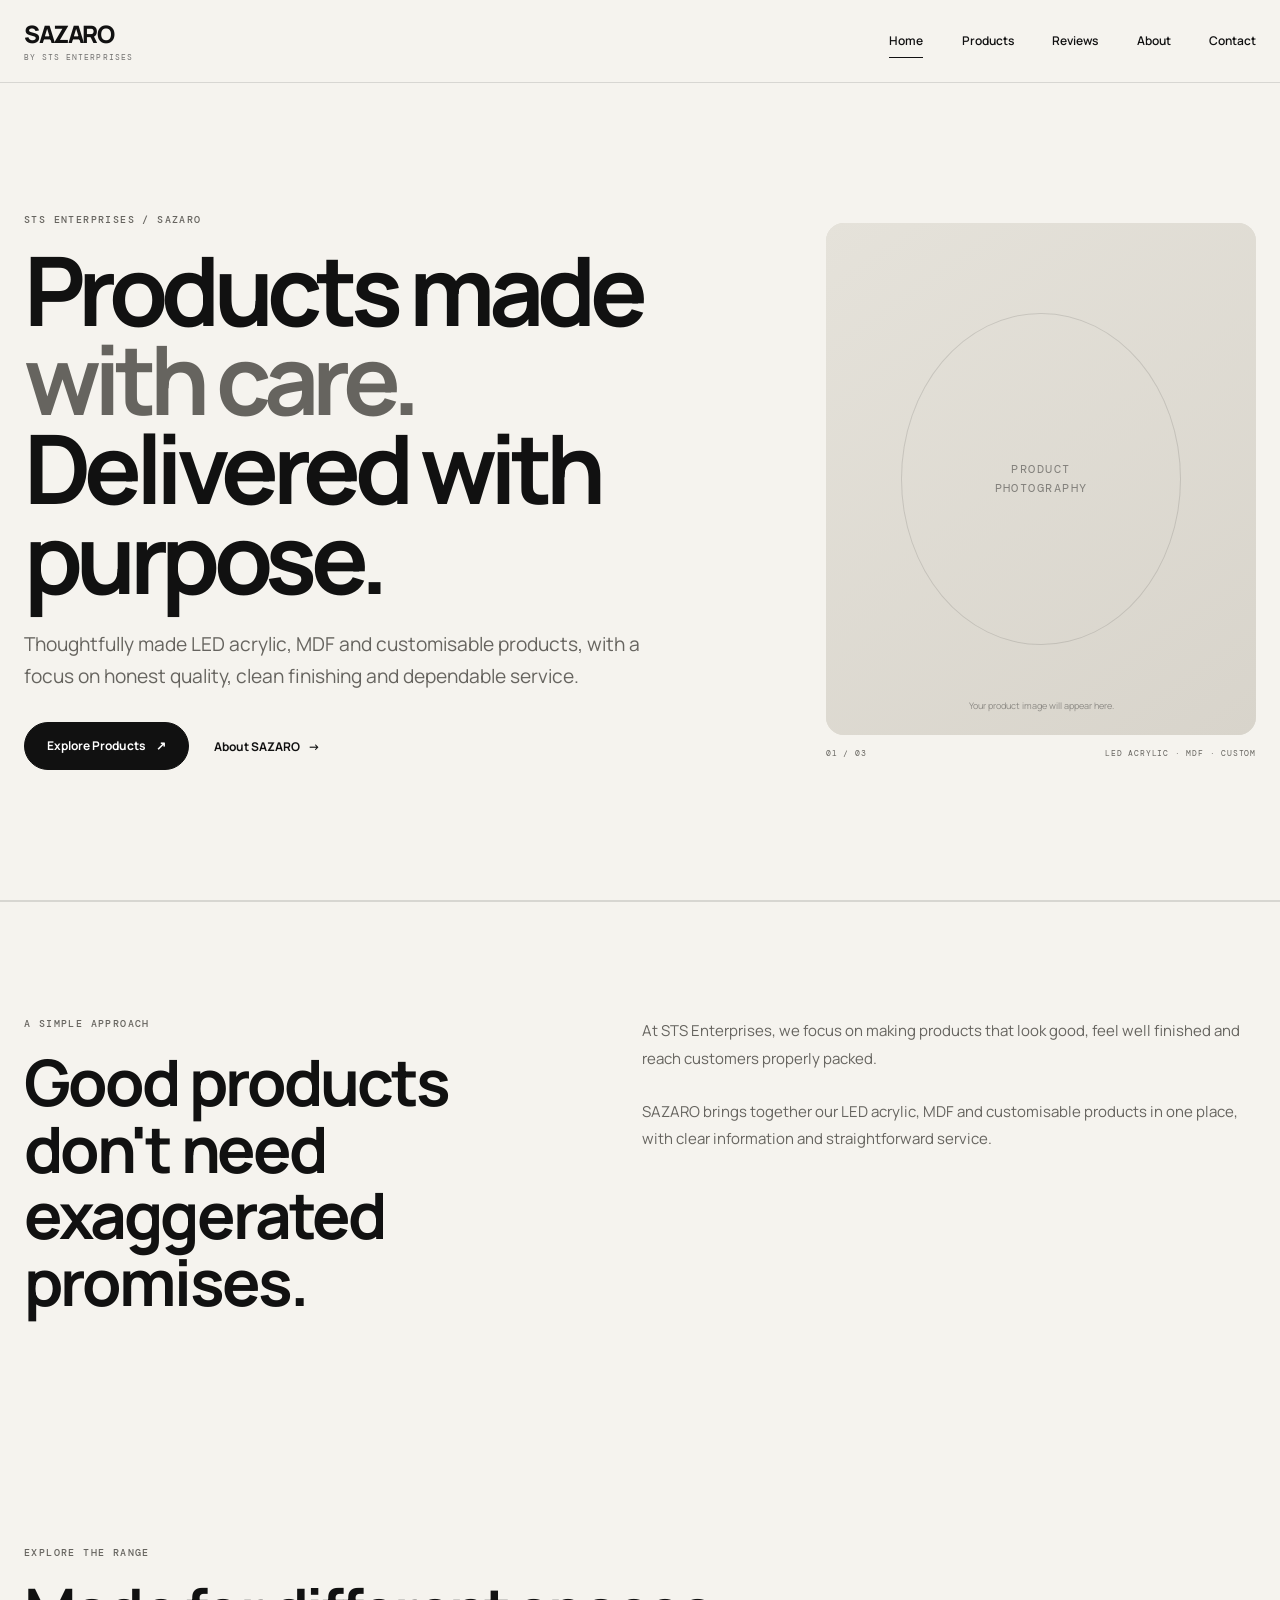
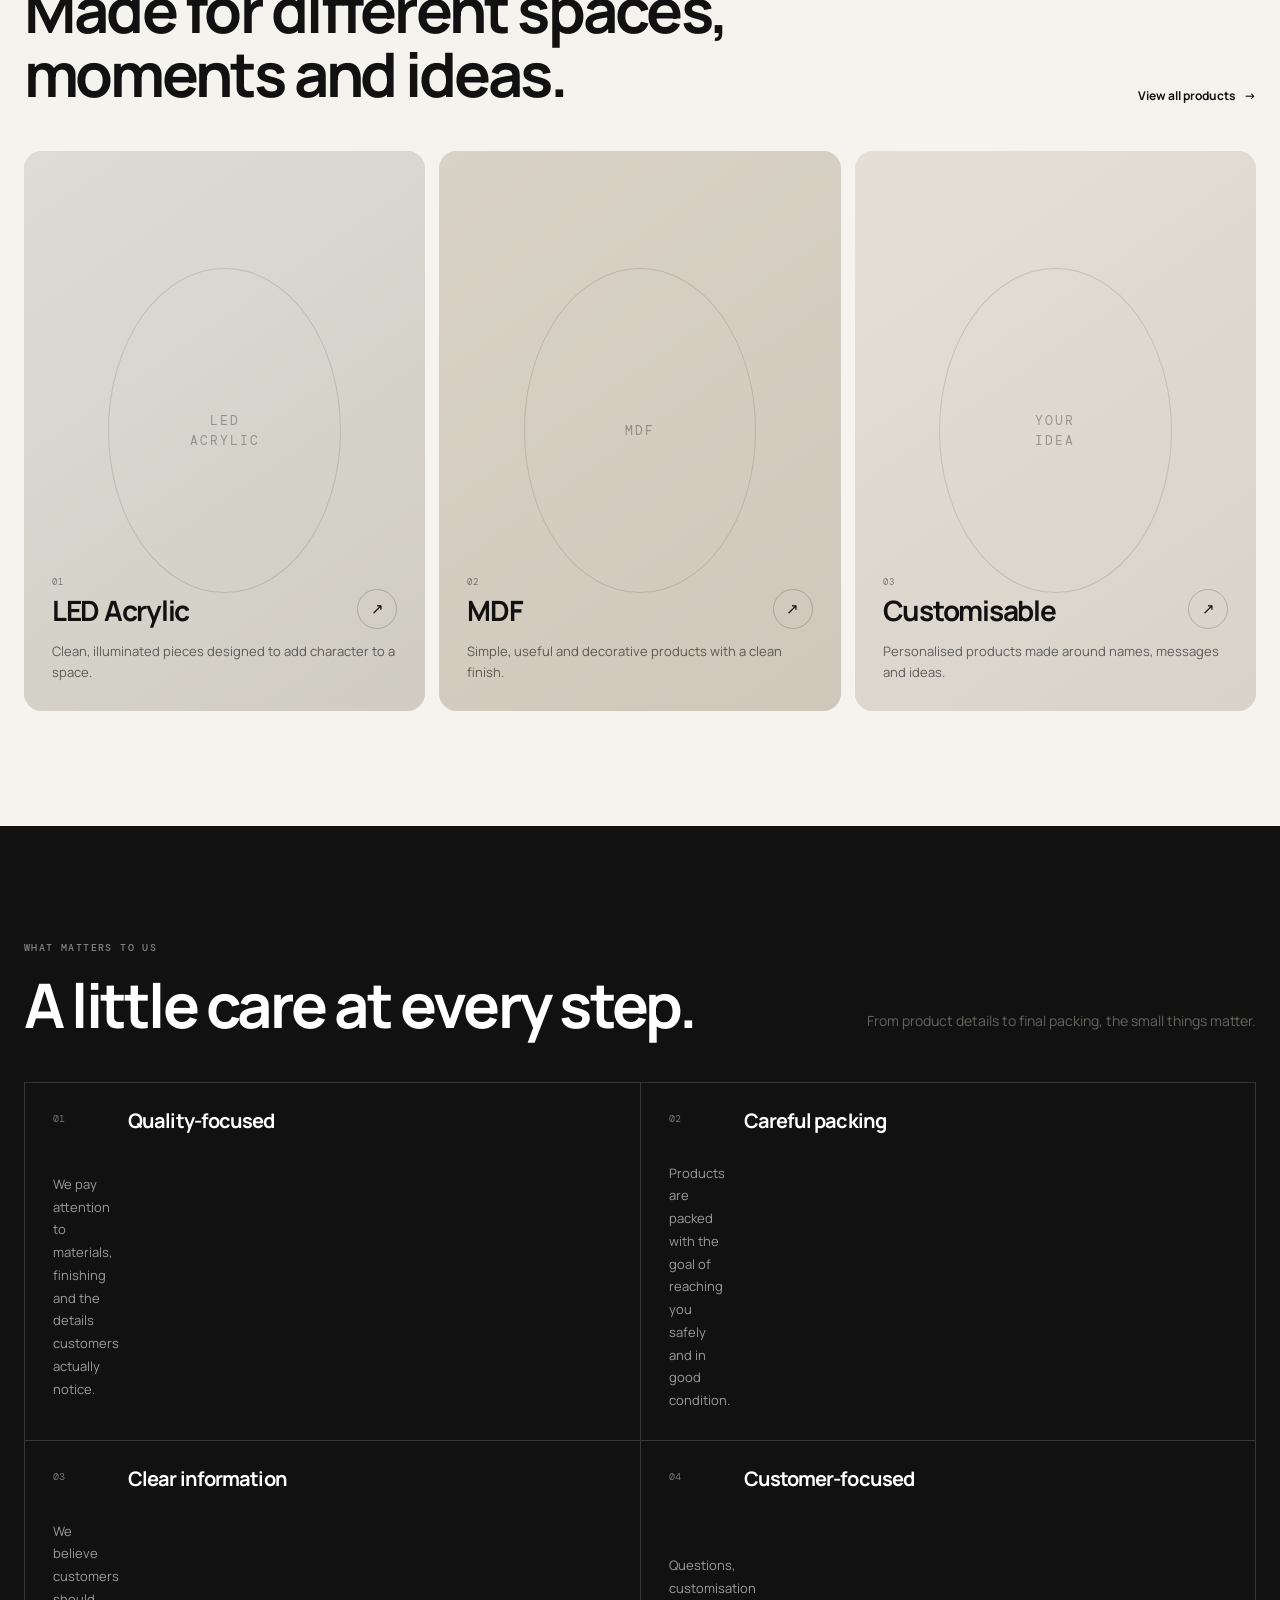
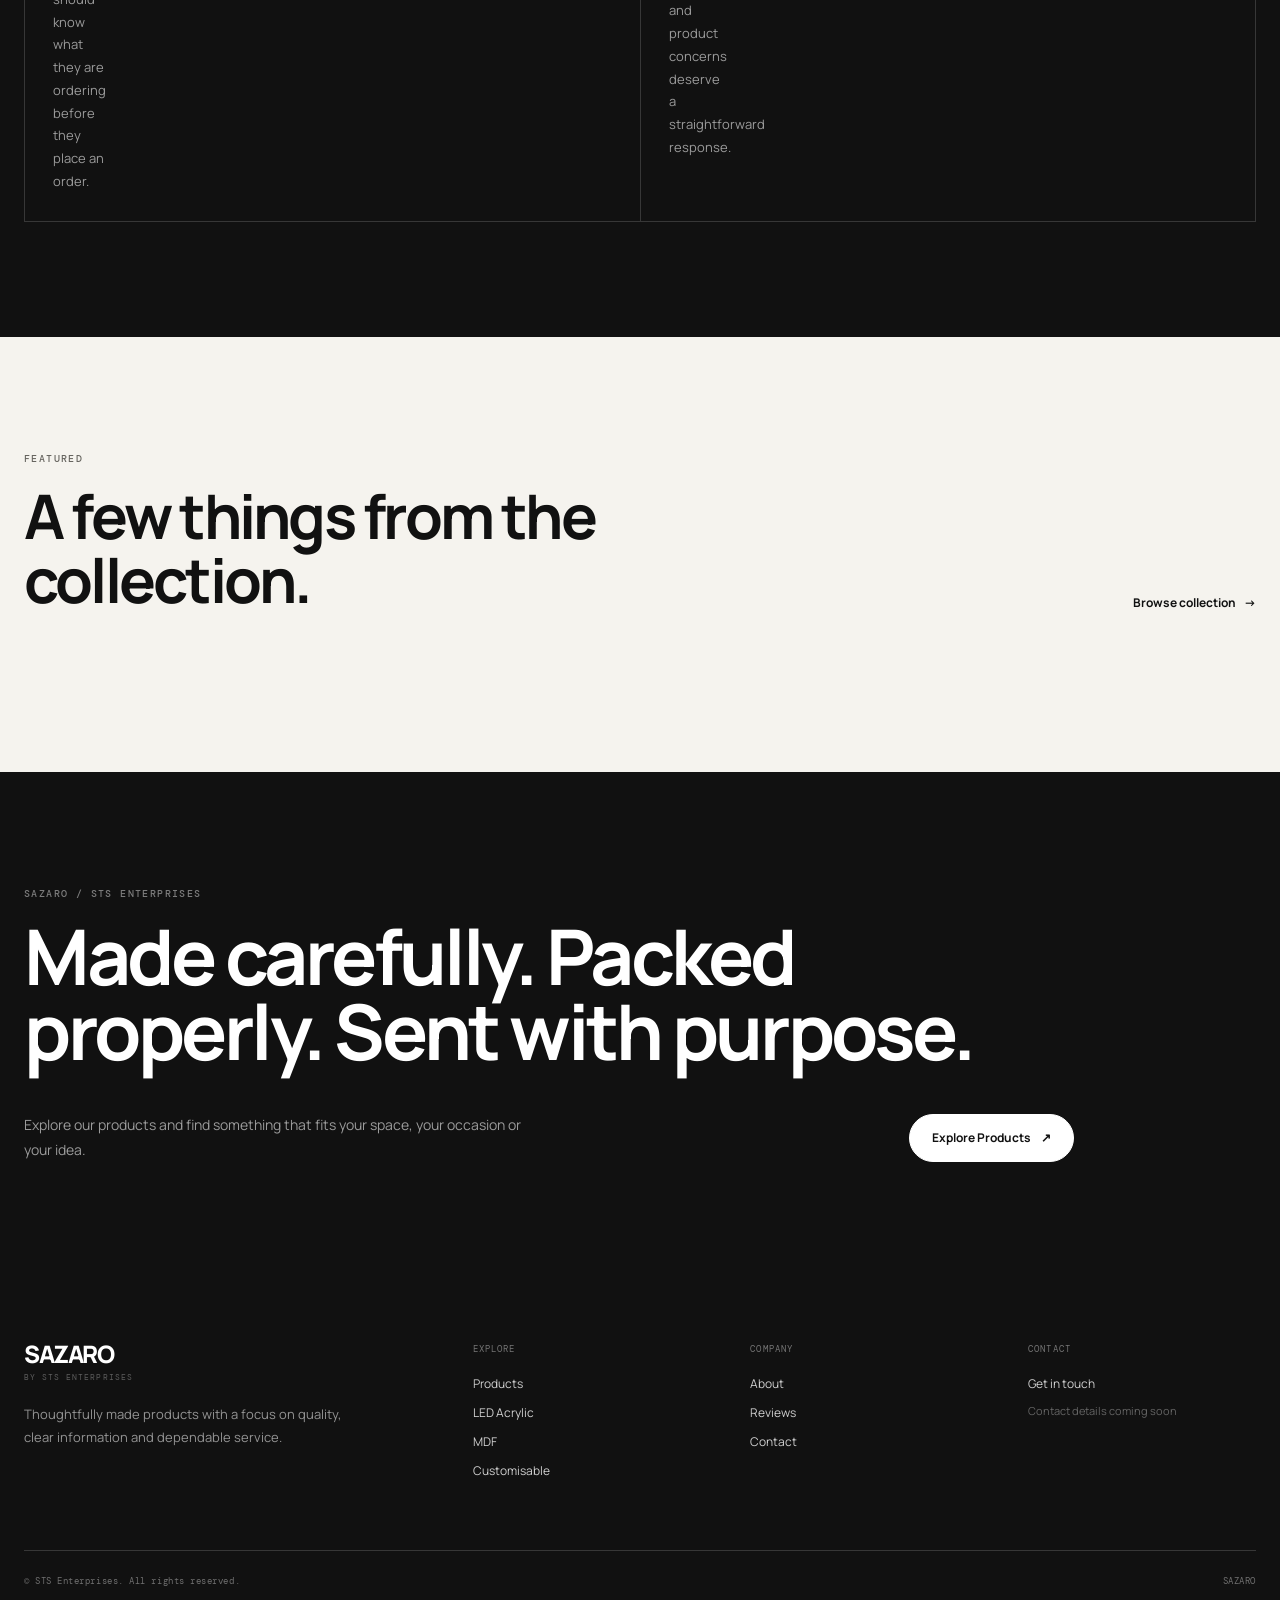
<file: index.html>
<!DOCTYPE html>
<html lang="en">
<head>
  <meta charset="UTF-8">
  <meta name="viewport" content="width=device-width, initial-scale=1.0">
  <title>SAZARO | Thoughtfully Made Products</title>
  <meta name="description" content="SAZARO by STS Enterprises offers LED acrylic, MDF and customisable products made with care and packed for dependable delivery.">
  <meta name="theme-color" content="#111111">
  <link rel="preconnect" href="https://fonts.googleapis.com">
  <link rel="preconnect" href="https://fonts.gstatic.com" crossorigin>
  <link href="https://fonts.googleapis.com/css2?family=DM+Mono:wght@400;500&family=Manrope:wght@400;500;600;700;800&display=swap" rel="stylesheet">
  <link rel="stylesheet" href="css/style.css">
</head>
<body class="home-page">

<header class="site-header">
  <div class="container header-inner">
    <a class="brand" href="index.html" aria-label="SAZARO home">
      <span class="brand-name">SAZARO</span>
      <span class="brand-subtitle">BY STS ENTERPRISES</span>
    </a>

    <nav class="desktop-nav" aria-label="Main navigation">
      <a class="active" href="index.html">Home</a>
      <a href="products.html">Products</a>
      <a href="reviews.html">Reviews</a>
      <a href="about.html">About</a>
      <a href="contact.html">Contact</a>
    </nav>

    <button
  class="menu-toggle"
  type="button"
  data-menu-toggle
  aria-label="Open navigation menu"
  aria-expanded="false"
  aria-controls="mobile-menu"
    >
      <span></span><span></span><span></span>
    </button>
  </div>

  <nav
  class="mobile-nav"
  id="mobile-menu"
  data-mobile-menu
  aria-label="Mobile navigation"
  aria-hidden="true"
  >
    <a class="active" href="index.html">Home</a>
    <a href="products.html">Products</a>
    <a href="reviews.html">Reviews</a>
    <a href="about.html">About</a>
    <a href="contact.html">Contact</a>
  </nav>
</header>

<main>

  <section class="hero section">
    <div class="container hero-grid">
      <div class="hero-copy">
        <p class="eyebrow">STS ENTERPRISES / SAZARO</p>
        <h1>Products made <span>with care.</span> Delivered with purpose.</h1>
        <p class="hero-description">
          Thoughtfully made LED acrylic, MDF and customisable products,
          with a focus on honest quality, clean finishing and dependable service.
        </p>
        <div class="hero-actions">
          <a class="button button-dark" href="products.html">Explore Products <span>↗</span></a>
          <a class="text-link" href="about.html">About SAZARO <span>→</span></a>
        </div>
      </div>

      <div class="hero-visual">
        <div class="hero-visual-frame">
          <div class="visual-placeholder">
            <span class="visual-label">PRODUCT<br>PHOTOGRAPHY</span>
            <span class="visual-note">Your product image will appear here.</span>
          </div>
        </div>
        <div class="hero-caption">
          <span>01 / 03</span>
          <span>LED ACRYLIC · MDF · CUSTOM</span>
        </div>
      </div>
    </div>
  </section>

  <section class="intro section section-border">
    <div class="container intro-grid">
      <div>
        <p class="eyebrow">A SIMPLE APPROACH</p>
        <h2>Good products don't need exaggerated promises.</h2>
      </div>
      <div class="intro-copy">
        <p>At STS Enterprises, we focus on making products that look good, feel well finished and reach customers properly packed.</p>
        <p>SAZARO brings together our LED acrylic, MDF and customisable products in one place, with clear information and straightforward service.</p>
      </div>
    </div>
  </section>

  <section class="categories section">
    <div class="container">
      <div class="section-heading">
        <div>
          <p class="eyebrow">EXPLORE THE RANGE</p>
          <h2>Made for different spaces, moments and ideas.</h2>
        </div>
        <a class="text-link" href="products.html">View all products <span>→</span></a>
      </div>

      <div class="category-grid">
        <a class="category-card category-card-large" href="led-acrylic.html">
          <div class="category-image category-image-acrylic"><span>LED<br>ACRYLIC</span></div>
          <div class="category-info">
            <div><span class="card-number">01</span><h3>LED Acrylic</h3></div>
            <span class="card-arrow">↗</span>
          </div>
          <p>Clean, illuminated pieces designed to add character to a space.</p>
        </a>

        <a class="category-card" href="mdf.html">
          <div class="category-image category-image-mdf"><span>MDF</span></div>
          <div class="category-info">
            <div><span class="card-number">02</span><h3>MDF</h3></div>
            <span class="card-arrow">↗</span>
          </div>
          <p>Simple, useful and decorative products with a clean finish.</p>
        </a>

        <a class="category-card" href="customisable.html">
          <div class="category-image category-image-custom"><span>YOUR<br>IDEA</span></div>
          <div class="category-info">
            <div><span class="card-number">03</span><h3>Customisable</h3></div>
            <span class="card-arrow">↗</span>
          </div>
          <p>Personalised products made around names, messages and ideas.</p>
        </a>
      </div>
    </div>
  </section>

  <section class="values section section-dark">
    <div class="container">
      <div class="section-heading section-heading-light">
        <div>
          <p class="eyebrow">WHAT MATTERS TO US</p>
          <h2>A little care at every step.</h2>
        </div>
        <p class="section-heading-note">From product details to final packing, the small things matter.</p>
      </div>

      <div class="value-grid">
        <article class="value-item"><span class="value-number">01</span><h3>Quality-focused</h3><p>We pay attention to materials, finishing and the details customers actually notice.</p></article>
        <article class="value-item"><span class="value-number">02</span><h3>Careful packing</h3><p>Products are packed with the goal of reaching you safely and in good condition.</p></article>
        <article class="value-item"><span class="value-number">03</span><h3>Clear information</h3><p>We believe customers should know what they are ordering before they place an order.</p></article>
        <article class="value-item"><span class="value-number">04</span><h3>Customer-focused</h3><p>Questions, customisation and product concerns deserve a straightforward response.</p></article>
      </div>
    </div>
  </section>

  <section class="featured section">
    <div class="container">
      <div class="section-heading">
        <div>
          <p class="eyebrow">FEATURED</p>
          <h2>A few things from the collection.</h2>
        </div>
        <a class="text-link" href="products.html">Browse collection <span>→</span></a>
      </div>
      <div id="featured-products" class="product-grid product-grid-home"></div>
    </div>
  </section>

  <section class="statement section">
    <div class="container">
      <div class="statement-box">
        <p class="eyebrow">SAZARO / STS ENTERPRISES</p>
        <h2>Made carefully. Packed properly. Sent with purpose.</h2>
        <div class="statement-footer">
          <p>Explore our products and find something that fits your space, your occasion or your idea.</p>
          <a class="button button-light" href="products.html">Explore Products <span>↗</span></a>
        </div>
      </div>
    </div>
  </section>

</main>

<footer class="site-footer">
  <div class="container">
    <div class="footer-main">
      <div class="footer-brand">
        <a class="brand brand-footer" href="index.html">
          <span class="brand-name">SAZARO</span>
          <span class="brand-subtitle">BY STS ENTERPRISES</span>
        </a>
        <p>Thoughtfully made products with a focus on quality, clear information and dependable service.</p>
      </div>

      <div class="footer-column">
        <span class="footer-label">EXPLORE</span>
        <a href="products.html">Products</a>
        <a href="led-acrylic.html">LED Acrylic</a>
        <a href="mdf.html">MDF</a>
        <a href="customisable.html">Customisable</a>
      </div>

      <div class="footer-column">
        <span class="footer-label">COMPANY</span>
        <a href="about.html">About</a>
        <a href="reviews.html">Reviews</a>
        <a href="contact.html">Contact</a>
      </div>

      <div class="footer-column">
        <span class="footer-label">CONTACT</span>
        <a href="contact.html">Get in touch</a>
        <span class="footer-placeholder">Contact details coming soon</span>
      </div>
    </div>

    <div class="footer-bottom">
      <span>© <span id="current-year"></span> STS Enterprises. All rights reserved.</span>
      <span>SAZARO</span>
    </div>
  </div>
</footer>

<script src="js/products.js"></script>
<script src="js/app.js"></script>
</body>
</html>
</file>
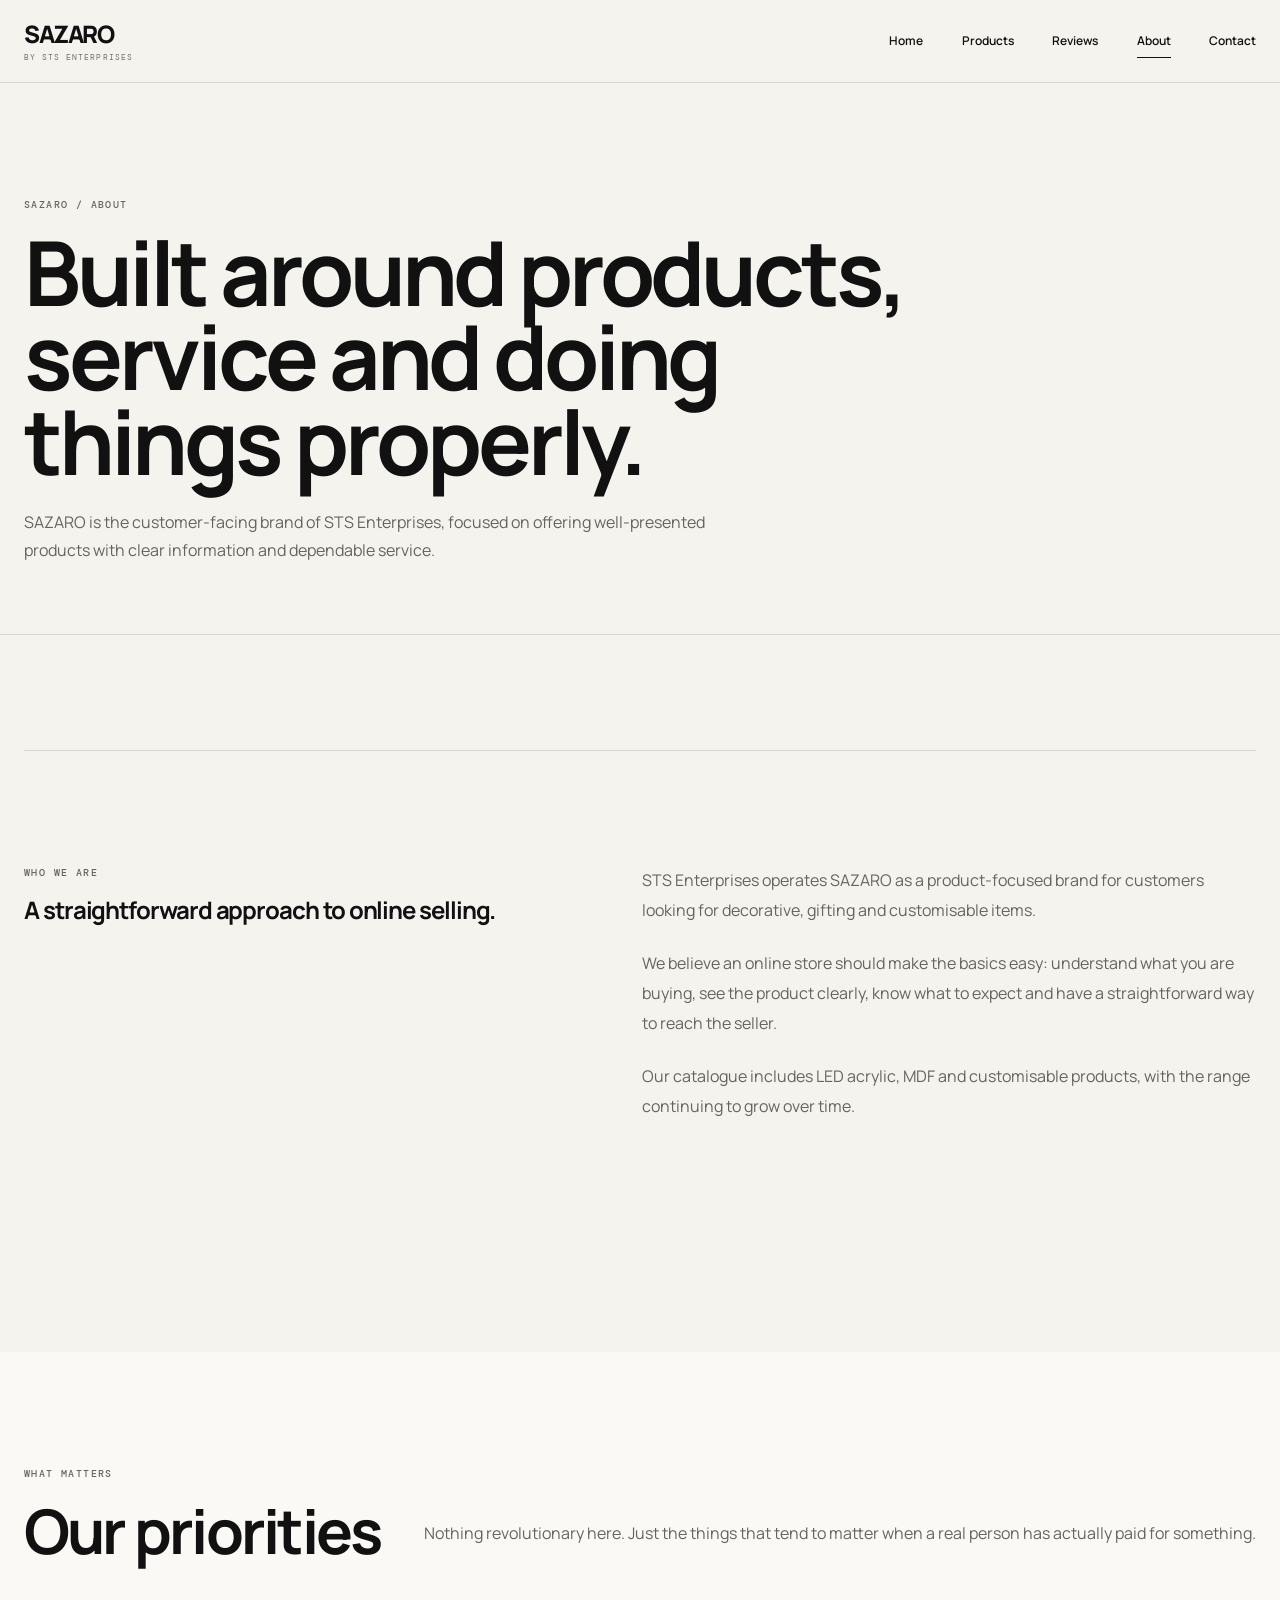
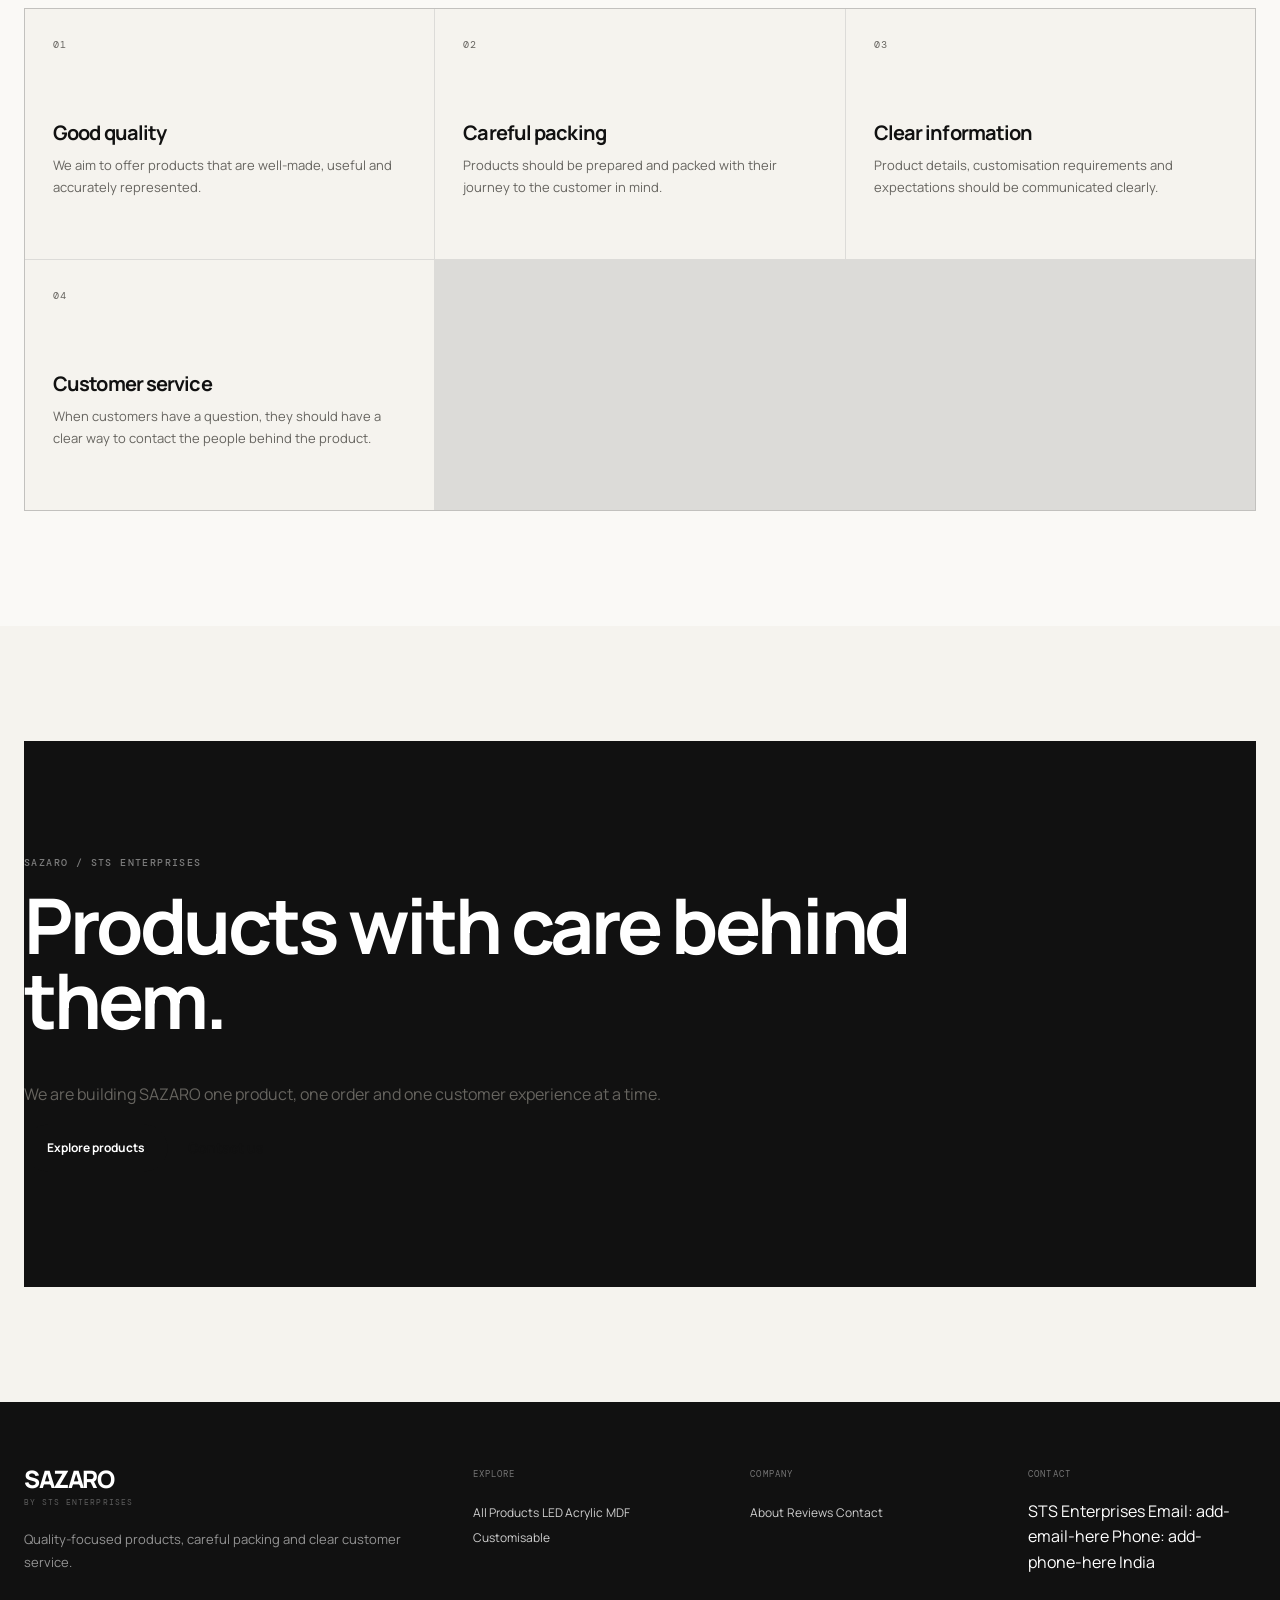
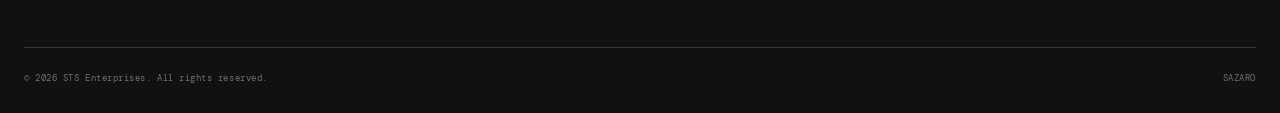
<file: about.html>
<!DOCTYPE html>
<html lang="en">
<head>
  <meta charset="UTF-8">
  <meta name="viewport" content="width=device-width, initial-scale=1.0">

  <title>About | SAZARO</title>
  <meta
    name="description"
    content="Learn about SAZARO and STS Enterprises."
  >

  <link rel="preconnect" href="https://fonts.googleapis.com">
  <link rel="preconnect" href="https://fonts.gstatic.com" crossorigin>
  <link
    href="https://fonts.googleapis.com/css2?family=DM+Mono:wght@400;500&family=Manrope:wght@400;500;600;700;800&display=swap"
    rel="stylesheet"
  >

  <link rel="stylesheet" href="css/style.css">
</head>

<body>

  <header class="site-header">
    <div class="container site-header__inner">

      <a class="brand" href="index.html" aria-label="SAZARO home">
        <span class="brand__name">SAZARO</span>
        <span class="brand__sub">BY STS ENTERPRISES</span>
      </a>

      <nav class="desktop-nav" aria-label="Main navigation">
        <a href="index.html">Home</a>
        <a href="products.html">Products</a>
        <a href="reviews.html">Reviews</a>
        <a class="is-active" href="about.html">About</a>
        <a href="contact.html">Contact</a>
      </nav>

      <button
        class="menu-toggle"
        type="button"
        data-menu-toggle
        aria-label="Open navigation menu"
        aria-expanded="false"
        aria-controls="mobile-menu"
      >
        <span></span>
        <span></span>
      </button>

    </div>

    <nav
      class="mobile-menu"
      id="mobile-menu"
      data-mobile-menu
      aria-label="Mobile navigation"
      aria-hidden="true"
    >
      <a href="index.html">Home</a>
      <a href="products.html">Products</a>
      <a href="reviews.html">Reviews</a>
      <a class="is-active" href="about.html">About</a>
      <a href="contact.html">Contact</a>
    </nav>
  </header>


  <main>

    <section class="page-hero">
      <div class="container page-hero__inner">
        <p class="eyebrow">SAZARO / ABOUT</p>

        <h1>Built around products, service and doing things properly.</h1>

        <p>
          SAZARO is the customer-facing brand of STS Enterprises, focused on
          offering well-presented products with clear information and dependable service.
        </p>
      </div>
    </section>


    <section class="section">
      <div class="container">

        <div class="split-content">

          <div>
            <p class="eyebrow">WHO WE ARE</p>
            <h2>A straightforward approach to online selling.</h2>
          </div>

          <div class="split-content__body">
            <p>
              STS Enterprises operates SAZARO as a product-focused brand for
              customers looking for decorative, gifting and customisable items.
            </p>

            <p>
              We believe an online store should make the basics easy:
              understand what you are buying, see the product clearly, know
              what to expect and have a straightforward way to reach the seller.
            </p>

            <p>
              Our catalogue includes LED acrylic, MDF and customisable
              products, with the range continuing to grow over time.
            </p>
          </div>

        </div>

      </div>
    </section>


    <section class="section section--muted">
      <div class="container">

        <div class="section-heading">
          <div>
            <p class="eyebrow">WHAT MATTERS</p>
            <h2>Our priorities</h2>
          </div>

          <p>
            Nothing revolutionary here. Just the things that tend to matter
            when a real person has actually paid for something.
          </p>
        </div>


        <div class="values-grid">

          <article class="value-card">
            <span class="value-card__number">01</span>
            <h3>Good quality</h3>
            <p>
              We aim to offer products that are well-made, useful and
              accurately represented.
            </p>
          </article>


          <article class="value-card">
            <span class="value-card__number">02</span>
            <h3>Careful packing</h3>
            <p>
              Products should be prepared and packed with their journey to
              the customer in mind.
            </p>
          </article>


          <article class="value-card">
            <span class="value-card__number">03</span>
            <h3>Clear information</h3>
            <p>
              Product details, customisation requirements and expectations
              should be communicated clearly.
            </p>
          </article>


          <article class="value-card">
            <span class="value-card__number">04</span>
            <h3>Customer service</h3>
            <p>
              When customers have a question, they should have a clear way
              to contact the people behind the product.
            </p>
          </article>

        </div>

      </div>
    </section>


    <section class="section">
      <div class="container">

        <div class="statement">
          <p class="eyebrow">SAZARO / STS ENTERPRISES</p>

          <h2>
            Products with care behind them.
          </h2>

          <p>
            We are building SAZARO one product, one order and one customer
            experience at a time.
          </p>

          <div class="statement__actions">
            <a class="button button--primary" href="products.html">
              Explore products
            </a>

            <a class="text-link text-link--large" href="contact.html">
              Contact us
            </a>
          </div>
        </div>

      </div>
    </section>

  </main>


  <footer class="site-footer">
    <div class="container">

      <div class="site-footer__grid">

        <div>
          <a class="brand brand--footer" href="index.html">
            <span class="brand__name">SAZARO</span>
            <span class="brand__sub">BY STS ENTERPRISES</span>
          </a>

          <p class="site-footer__text">
            Quality-focused products, careful packing and clear customer service.
          </p>
        </div>

        <div>
          <p class="footer-heading">Explore</p>

          <div class="footer-links">
            <a href="products.html">All Products</a>
            <a href="led-acrylic.html">LED Acrylic</a>
            <a href="mdf.html">MDF</a>
            <a href="customisable.html">Customisable</a>
          </div>
        </div>

        <div>
          <p class="footer-heading">Company</p>

          <div class="footer-links">
            <a href="about.html">About</a>
            <a href="reviews.html">Reviews</a>
            <a href="contact.html">Contact</a>
          </div>
        </div>

        <div>
          <p class="footer-heading">Contact</p>

          <div class="footer-links">
            <span>STS Enterprises</span>
            <span>Email: add-email-here</span>
            <span>Phone: add-phone-here</span>
            <span>India</span>
          </div>
        </div>

      </div>

      <div class="site-footer__bottom">
        <span>© <span data-current-year></span> STS Enterprises. All rights reserved.</span>
        <span>SAZARO</span>
      </div>

    </div>
  </footer>


  <script src="js/app.js"></script>

</body>
</html>
</file>
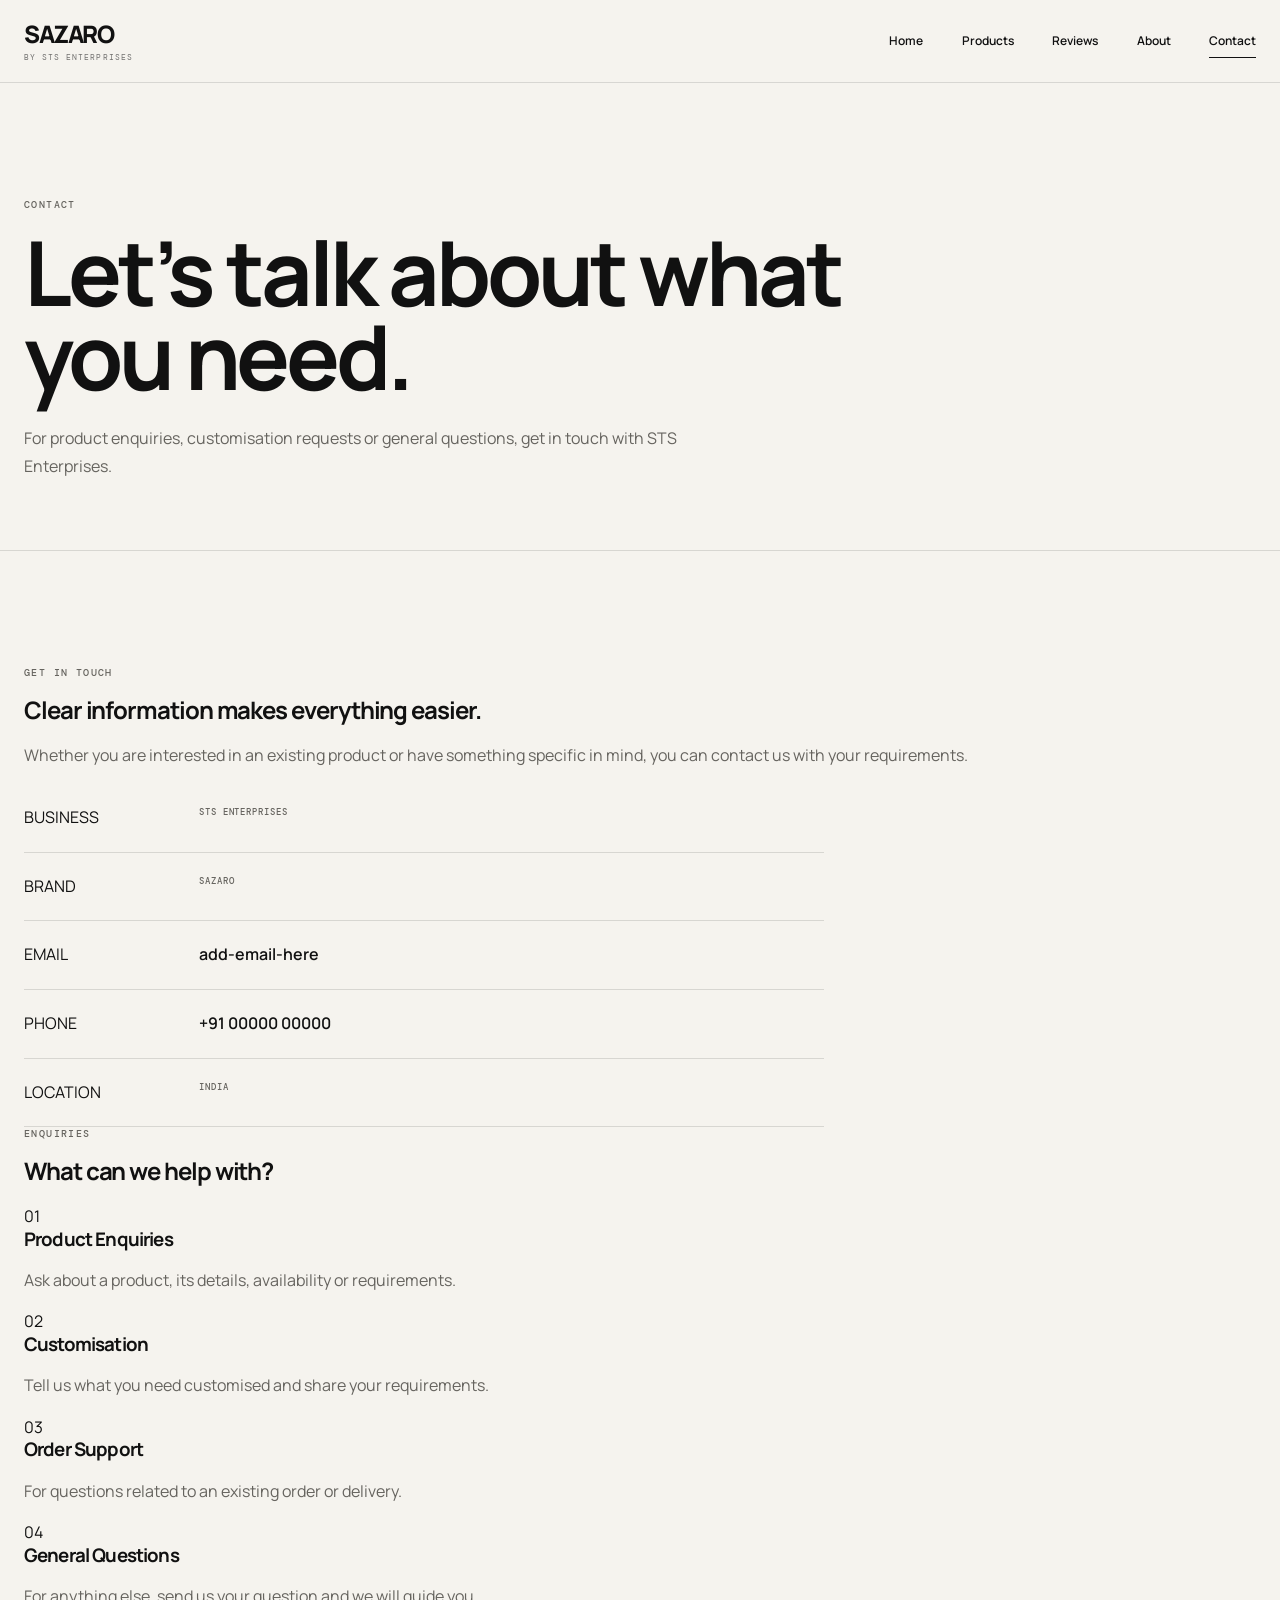
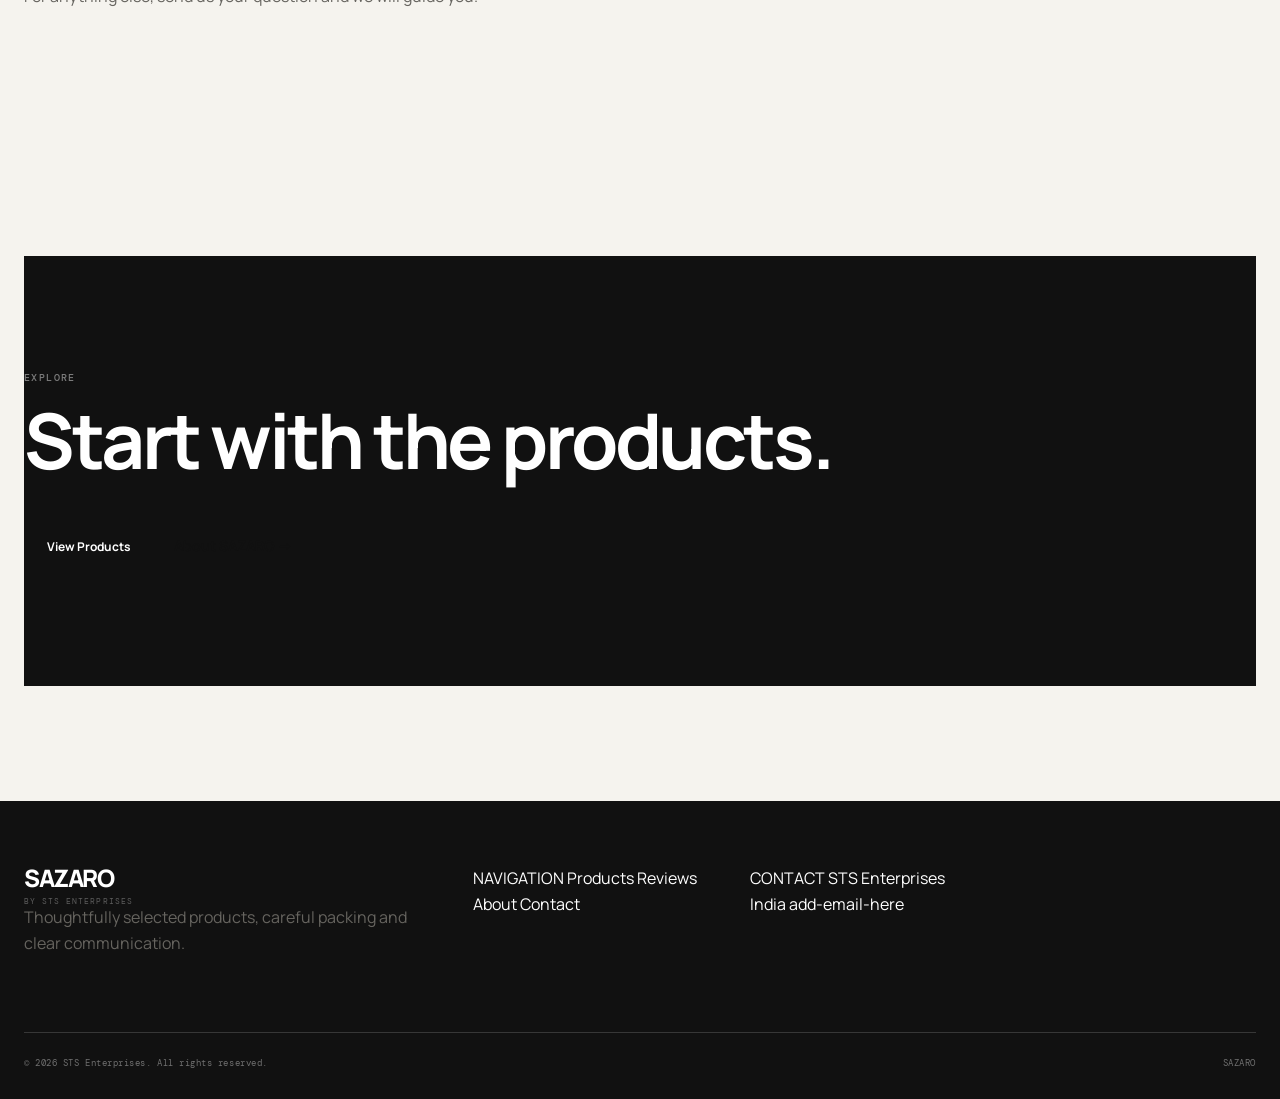
<file: contact.html>
<!DOCTYPE html>
<html lang="en">
<head>
  <meta charset="UTF-8">

  <meta
    name="viewport"
    content="width=device-width, initial-scale=1.0"
  >

  <title>Contact | SAZARO</title>

  <meta
    name="description"
    content="Contact STS Enterprises and SAZARO for product enquiries, customisation requests and customer support."
  >

  <link rel="preconnect" href="https://fonts.googleapis.com">
  <link rel="preconnect" href="https://fonts.gstatic.com" crossorigin>

  <link
    href="https://fonts.googleapis.com/css2?family=DM+Mono:wght@400;500&family=Manrope:wght@400;500;600;700;800&display=swap"
    rel="stylesheet"
  >

  <link rel="stylesheet" href="css/style.css">
</head>

<body>

  <!-- =====================================================
       HEADER
  ====================================================== -->

  <header class="site-header">

    <div class="container site-header__inner">

      <a class="brand" href="index.html">
        <span class="brand__name">SAZARO</span>
        <span class="brand__sub">BY STS ENTERPRISES</span>
      </a>


      <nav class="desktop-nav" aria-label="Main navigation">

        <a href="index.html">Home</a>

        <a href="products.html">Products</a>

        <a href="reviews.html">Reviews</a>

        <a href="about.html">About</a>

        <a class="is-active" href="contact.html">
          Contact
        </a>

      </nav>


      <button
        class="menu-toggle"
        type="button"
        aria-label="Open menu"
        aria-expanded="false"
        data-menu-toggle
      >
        <span></span>
        <span></span>
        <span></span>
      </button>

    </div>


    <div
      class="mobile-menu"
      data-mobile-menu
    >

      <nav aria-label="Mobile navigation">

        <a href="index.html">Home</a>

        <a href="products.html">Products</a>

        <a href="reviews.html">Reviews</a>

        <a href="about.html">About</a>

        <a href="contact.html">Contact</a>

      </nav>

    </div>

  </header>


  <main>

    <!-- =====================================================
         PAGE HERO
    ====================================================== -->

    <section class="page-hero">

      <div class="container">

        <div class="page-hero__content">

          <p class="eyebrow">
            CONTACT
          </p>

          <h1>
            Let’s talk about what you need.
          </h1>

          <p>
            For product enquiries, customisation requests or
            general questions, get in touch with STS Enterprises.
          </p>

        </div>

      </div>

    </section>


    <!-- =====================================================
         CONTACT CONTENT
    ====================================================== -->

    <section class="section">

      <div class="container">

        <div class="contact-grid">

          <!-- CONTACT DETAILS -->

          <div class="contact-details">

            <p class="eyebrow">
              GET IN TOUCH
            </p>

            <h2>
              Clear information makes everything easier.
            </h2>

            <p>
              Whether you are interested in an existing product
              or have something specific in mind, you can contact
              us with your requirements.
            </p>


            <div class="contact-detail">

              <span class="contact-detail__label">
                BUSINESS
              </span>

              <strong>
                STS Enterprises
              </strong>

            </div>


            <div class="contact-detail">

              <span class="contact-detail__label">
                BRAND
              </span>

              <strong>
                SAZARO
              </strong>

            </div>


            <div class="contact-detail">

              <span class="contact-detail__label">
                EMAIL
              </span>

              <a href="mailto:add-email-here">
                add-email-here
              </a>

            </div>


            <div class="contact-detail">

              <span class="contact-detail__label">
                PHONE
              </span>

              <a href="tel:+910000000000">
                +91 00000 00000
              </a>

            </div>


            <div class="contact-detail">

              <span class="contact-detail__label">
                LOCATION
              </span>

              <strong>
                India
              </strong>

            </div>

          </div>


          <!-- ENQUIRY TYPES -->

          <div class="contact-card">

            <p class="eyebrow">
              ENQUIRIES
            </p>

            <h2>
              What can we help with?
            </h2>

            <div class="contact-values">

              <div class="contact-value">

                <span class="contact-value__number">
                  01
                </span>

                <div>

                  <h3>
                    Product Enquiries
                  </h3>

                  <p>
                    Ask about a product, its details,
                    availability or requirements.
                  </p>

                </div>

              </div>


              <div class="contact-value">

                <span class="contact-value__number">
                  02
                </span>

                <div>

                  <h3>
                    Customisation
                  </h3>

                  <p>
                    Tell us what you need customised
                    and share your requirements.
                  </p>

                </div>

              </div>


              <div class="contact-value">

                <span class="contact-value__number">
                  03
                </span>

                <div>

                  <h3>
                    Order Support
                  </h3>

                  <p>
                    For questions related to an existing
                    order or delivery.
                  </p>

                </div>

              </div>


              <div class="contact-value">

                <span class="contact-value__number">
                  04
                </span>

                <div>

                  <h3>
                    General Questions
                  </h3>

                  <p>
                    For anything else, send us your
                    question and we will guide you.
                  </p>

                </div>

              </div>

            </div>

          </div>

        </div>

      </div>

    </section>


    <!-- =====================================================
         CTA
    ====================================================== -->

    <section class="section section--statement">

      <div class="container">

        <div class="statement">

          <div>

            <p class="eyebrow">
              EXPLORE
            </p>

            <h2>
              Start with the products.
            </h2>

          </div>


          <div class="statement__actions">

            <a
              class="button"
              href="products.html"
            >
              View Products
            </a>

            <a
              class="text-link text-link--large"
              href="about.html"
            >
              About SAZARO →
            </a>

          </div>

        </div>

      </div>

    </section>

  </main>


  <!-- =====================================================
       FOOTER
  ====================================================== -->

  <footer class="site-footer">

    <div class="container">

      <div class="site-footer__grid">

        <div>

          <a
            class="brand brand--footer"
            href="index.html"
          >
            <span class="brand__name">
              SAZARO
            </span>

            <span class="brand__sub">
              BY STS ENTERPRISES
            </span>
          </a>

          <p>
            Thoughtfully selected products,
            careful packing and clear communication.
          </p>

        </div>


        <div>

          <span class="site-footer__label">
            NAVIGATION
          </span>

          <a href="products.html">
            Products
          </a>

          <a href="reviews.html">
            Reviews
          </a>

          <a href="about.html">
            About
          </a>

          <a href="contact.html">
            Contact
          </a>

        </div>


        <div>

          <span class="site-footer__label">
            CONTACT
          </span>

          <span>
            STS Enterprises
          </span>

          <span>
            India
          </span>

          <a href="mailto:add-email-here">
            add-email-here
          </a>

        </div>

      </div>


      <div class="site-footer__bottom">

        <span>
          ©
          <span data-current-year></span>
          STS Enterprises. All rights reserved.
        </span>

        <span>
          SAZARO
        </span>

      </div>

    </div>

  </footer>


  <script src="js/products.js"></script>
  <script src="js/app.js"></script>

</body>
          </html>
</file>
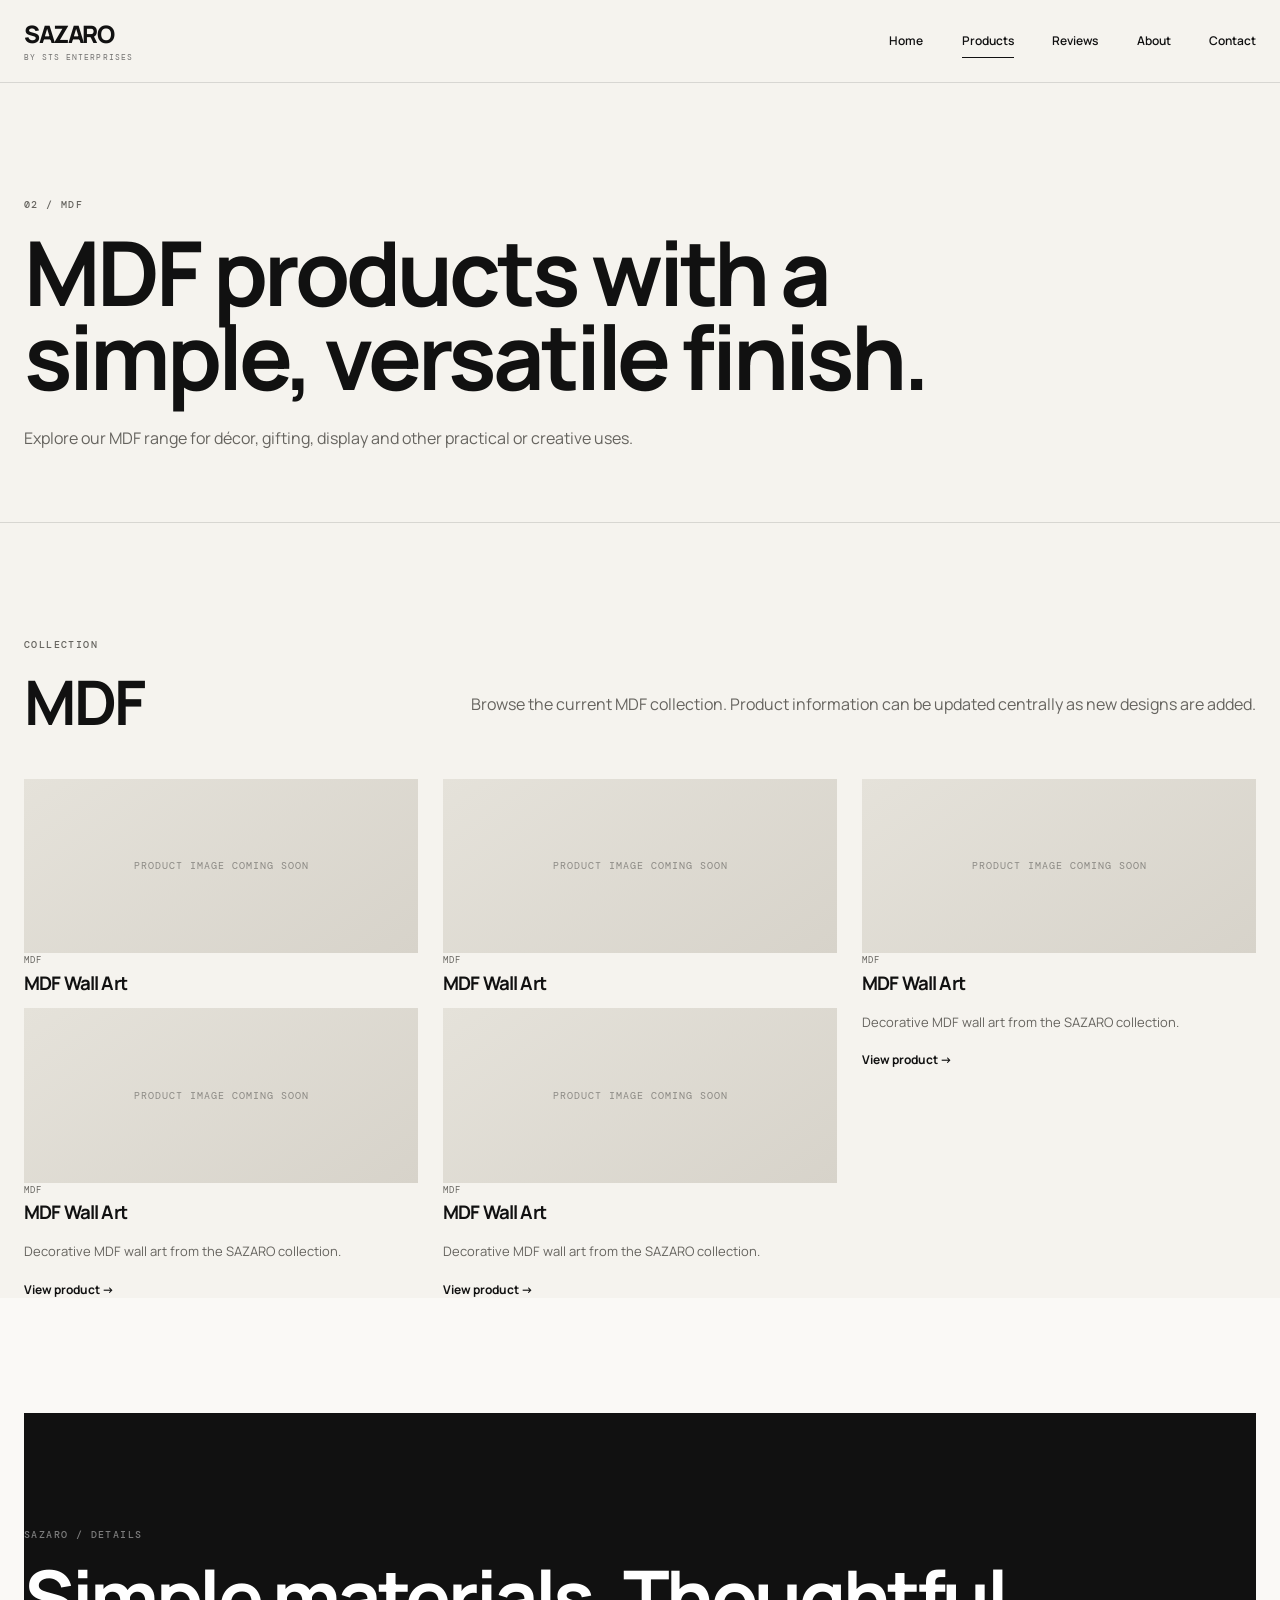
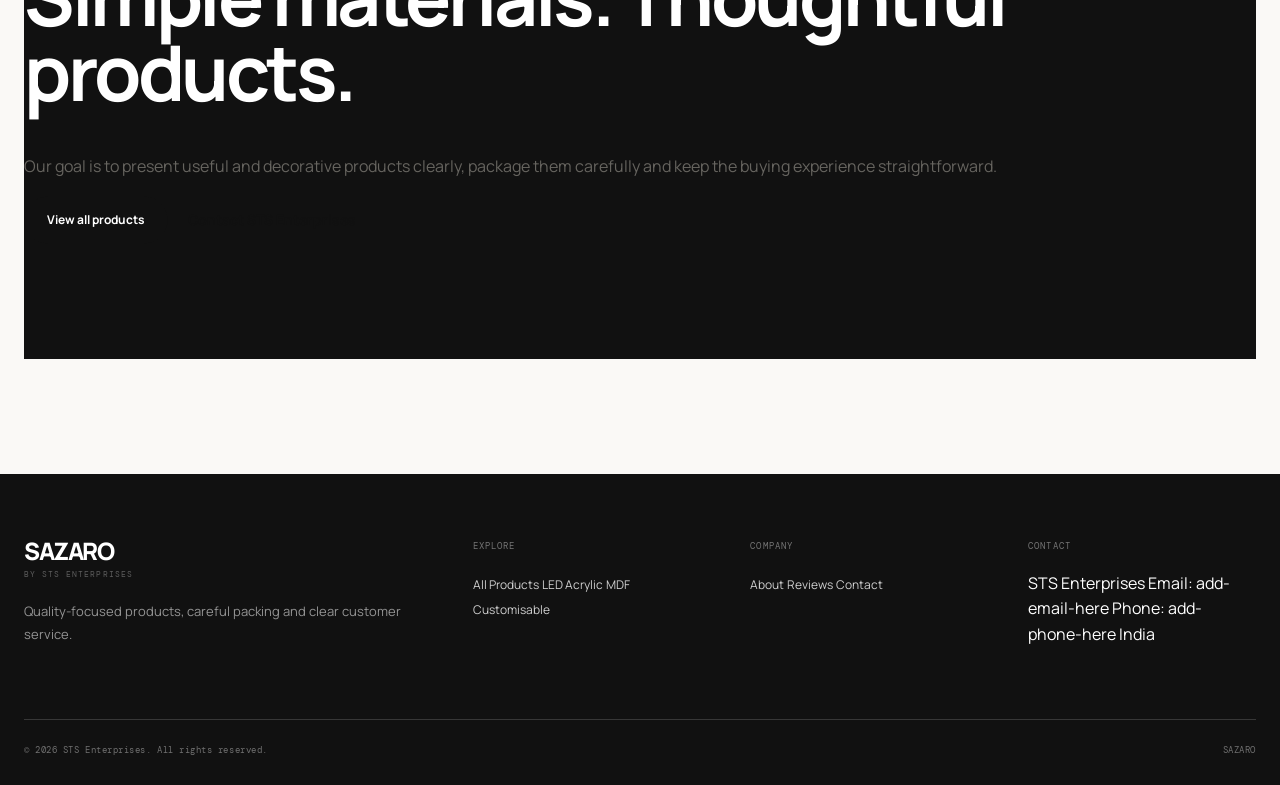
<file: mdf.html>
<!DOCTYPE html>
<html lang="en">
<head>
  <meta charset="UTF-8">
  <meta name="viewport" content="width=device-width, initial-scale=1.0">

  <title>MDF | SAZARO</title>
  <meta
    name="description"
    content="Explore MDF products from SAZARO by STS Enterprises."
  >

  <link rel="preconnect" href="https://fonts.googleapis.com">
  <link rel="preconnect" href="https://fonts.gstatic.com" crossorigin>
  <link
    href="https://fonts.googleapis.com/css2?family=DM+Mono:wght@400;500&family=Manrope:wght@400;500;600;700;800&display=swap"
    rel="stylesheet"
  >

  <link rel="stylesheet" href="css/style.css">
</head>

<body>

  <header class="site-header">
    <div class="container site-header__inner">

      <a class="brand" href="index.html" aria-label="SAZARO home">
        <span class="brand__name">SAZARO</span>
        <span class="brand__sub">BY STS ENTERPRISES</span>
      </a>

      <nav class="desktop-nav" aria-label="Main navigation">
        <a href="index.html">Home</a>
        <a class="is-active" href="products.html">Products</a>
        <a href="reviews.html">Reviews</a>
        <a href="about.html">About</a>
        <a href="contact.html">Contact</a>
      </nav>

      <button
        class="menu-toggle"
        type="button"
        data-menu-toggle
        aria-label="Open navigation menu"
        aria-expanded="false"
        aria-controls="mobile-menu"
      >
        <span></span>
        <span></span>
      </button>

    </div>

    <nav
      class="mobile-menu"
      id="mobile-menu"
      data-mobile-menu
      aria-label="Mobile navigation"
      aria-hidden="true"
    >
      <a href="index.html">Home</a>
      <a class="is-active" href="products.html">Products</a>
      <a href="reviews.html">Reviews</a>
      <a href="about.html">About</a>
      <a href="contact.html">Contact</a>
    </nav>
  </header>


  <main>

    <section class="page-hero">
      <div class="container page-hero__inner">
        <p class="eyebrow">02 / MDF</p>

        <h1>MDF products with a simple, versatile finish.</h1>

        <p>
          Explore our MDF range for décor, gifting, display and other
          practical or creative uses.
        </p>
      </div>
    </section>


    <section class="section">
      <div class="container">

        <div class="section-heading">
          <div>
            <p class="eyebrow">COLLECTION</p>
            <h2>MDF</h2>
          </div>

          <p>
            Browse the current MDF collection. Product information can be
            updated centrally as new designs are added.
          </p>
        </div>

        <div
          class="product-grid"
          id="category-products"
          data-category="mdf"
        >
          <!-- Products are rendered by app.js -->
        </div>

      </div>
    </section>


    <section class="section section--muted">
      <div class="container">

        <div class="statement">
          <p class="eyebrow">SAZARO / DETAILS</p>

          <h2>
            Simple materials. Thoughtful products.
          </h2>

          <p>
            Our goal is to present useful and decorative products clearly,
            package them carefully and keep the buying experience
            straightforward.
          </p>

          <div class="statement__actions">
            <a class="button button--primary" href="products.html">
              View all products
            </a>

            <a class="text-link text-link--large" href="contact.html">
              Contact STS Enterprises
            </a>
          </div>
        </div>

      </div>
    </section>

  </main>


  <footer class="site-footer">
    <div class="container">

      <div class="site-footer__grid">

        <div>
          <a class="brand brand--footer" href="index.html">
            <span class="brand__name">SAZARO</span>
            <span class="brand__sub">BY STS ENTERPRISES</span>
          </a>

          <p class="site-footer__text">
            Quality-focused products, careful packing and clear customer service.
          </p>
        </div>

        <div>
          <p class="footer-heading">Explore</p>

          <div class="footer-links">
            <a href="products.html">All Products</a>
            <a href="led-acrylic.html">LED Acrylic</a>
            <a href="mdf.html">MDF</a>
            <a href="customisable.html">Customisable</a>
          </div>
        </div>

        <div>
          <p class="footer-heading">Company</p>

          <div class="footer-links">
            <a href="about.html">About</a>
            <a href="reviews.html">Reviews</a>
            <a href="contact.html">Contact</a>
          </div>
        </div>

        <div>
          <p class="footer-heading">Contact</p>

          <div class="footer-links">
            <span>STS Enterprises</span>
            <span>Email: add-email-here</span>
            <span>Phone: add-phone-here</span>
            <span>India</span>
          </div>
        </div>

      </div>

      <div class="site-footer__bottom">
        <span>© <span data-current-year></span> STS Enterprises. All rights reserved.</span>
        <span>SAZARO</span>
      </div>

    </div>
  </footer>


  <script src="js/products.js"></script>
  <script src="js/app.js"></script>

</body>
</html>
</file>
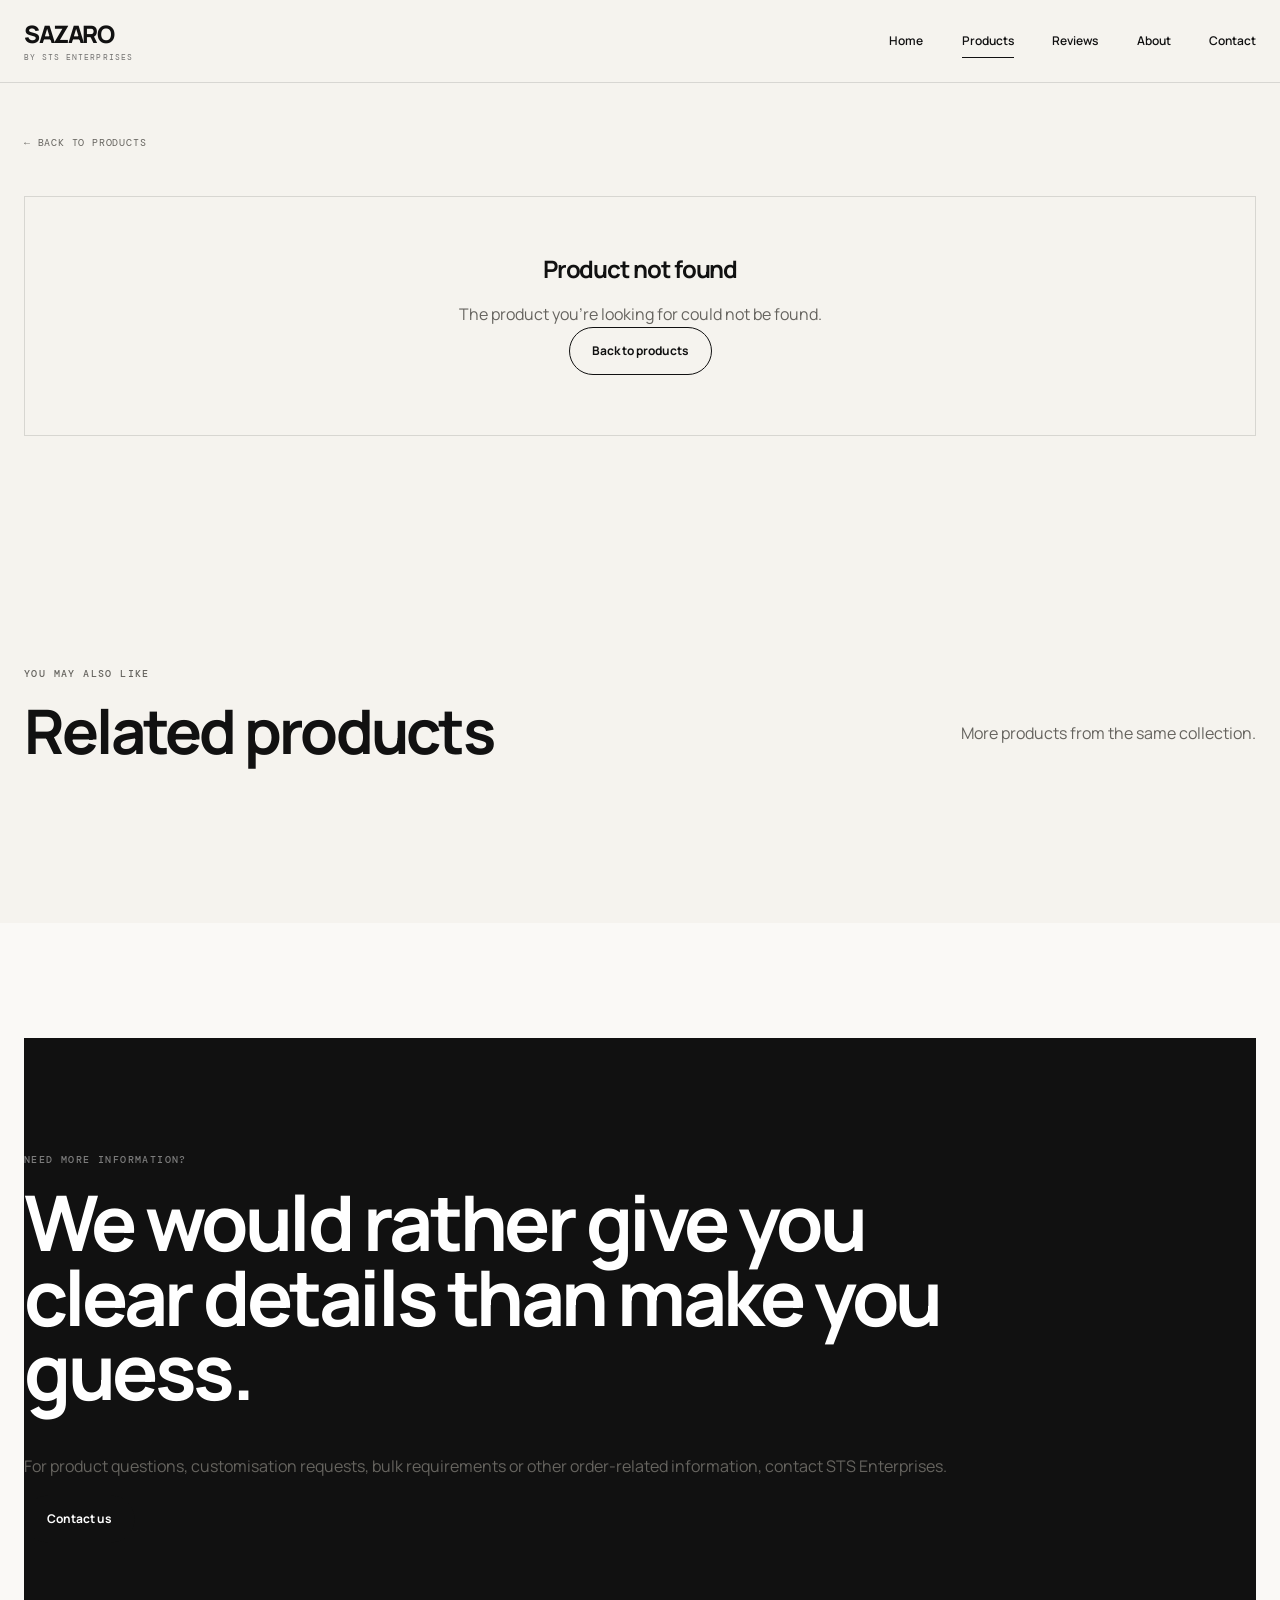
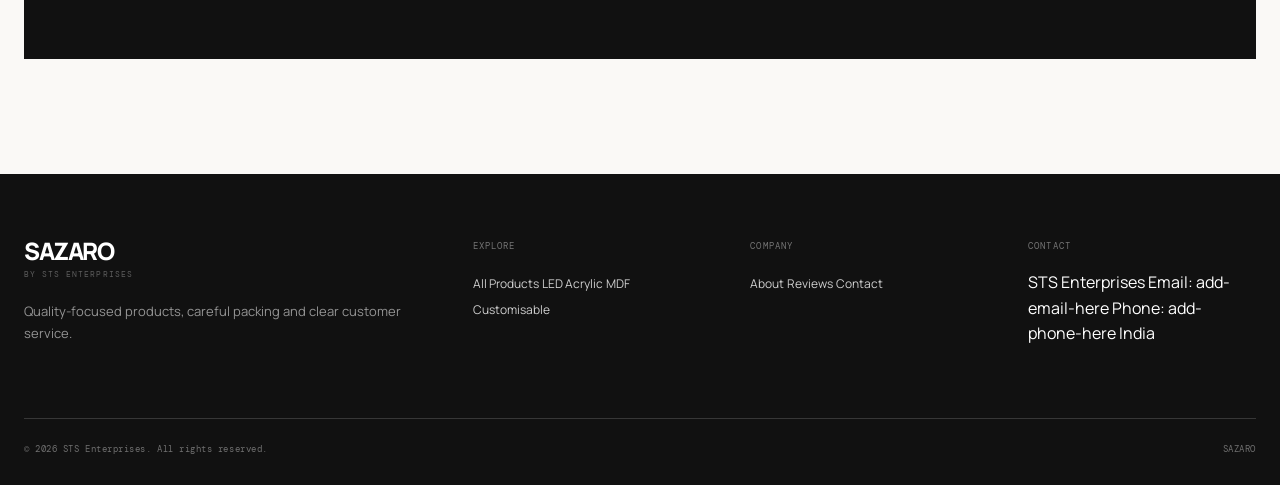
<file: product.html>
<!DOCTYPE html>
<html lang="en">
<head>
  <meta charset="UTF-8">
  <meta name="viewport" content="width=device-width, initial-scale=1.0">

  <title>Product | SAZARO</title>
  <meta
    name="description"
    content="View product details, images and information from SAZARO by STS Enterprises."
  >

  <link rel="preconnect" href="https://fonts.googleapis.com">
  <link rel="preconnect" href="https://fonts.gstatic.com" crossorigin>
  <link
    href="https://fonts.googleapis.com/css2?family=DM+Mono:wght@400;500&family=Manrope:wght@400;500;600;700;800&display=swap"
    rel="stylesheet"
  >

  <link rel="stylesheet" href="css/style.css">
</head>

<body>

  <header class="site-header">
    <div class="container site-header__inner">

      <a class="brand" href="index.html" aria-label="SAZARO home">
        <span class="brand__name">SAZARO</span>
        <span class="brand__sub">BY STS ENTERPRISES</span>
      </a>

      <nav class="desktop-nav" aria-label="Main navigation">
        <a href="index.html">Home</a>
        <a class="is-active" href="products.html">Products</a>
        <a href="reviews.html">Reviews</a>
        <a href="about.html">About</a>
        <a href="contact.html">Contact</a>
      </nav>

      <button
        class="menu-toggle"
        type="button"
        data-menu-toggle
        aria-label="Open navigation menu"
        aria-expanded="false"
        aria-controls="mobile-menu"
      >
        <span></span>
        <span></span>
      </button>

    </div>

    <nav
      class="mobile-menu"
      id="mobile-menu"
      data-mobile-menu
      aria-label="Mobile navigation"
      aria-hidden="true"
    >
      <a href="index.html">Home</a>
      <a class="is-active" href="products.html">Products</a>
      <a href="reviews.html">Reviews</a>
      <a href="about.html">About</a>
      <a href="contact.html">Contact</a>
    </nav>
  </header>


  <main>

    <!-- Product detail is rendered from js/products.js using the ?id= URL parameter -->
    <section class="section section--product">
      <div class="container">

        <a class="back-link" href="products.html">
          ← Back to products
        </a>

        <div id="product-detail" class="product-detail">
          <!-- app.js renders the selected product here -->
        </div>

      </div>
    </section>


    <section class="section">
      <div class="container">

        <div class="section-heading">
          <div>
            <p class="eyebrow">YOU MAY ALSO LIKE</p>
            <h2>Related products</h2>
          </div>

          <p>
            More products from the same collection.
          </p>
        </div>

        <div class="product-grid" id="related-products">
          <!-- Related products are rendered by app.js -->
        </div>

      </div>
    </section>


    <section class="section section--muted">
      <div class="container">

        <div class="statement">
          <p class="eyebrow">NEED MORE INFORMATION?</p>

          <h2>
            We would rather give you clear details than make you guess.
          </h2>

          <p>
            For product questions, customisation requests, bulk requirements
            or other order-related information, contact STS Enterprises.
          </p>

          <a class="button button--primary" href="contact.html">
            Contact us
          </a>
        </div>

      </div>
    </section>

  </main>


  <footer class="site-footer">
    <div class="container">

      <div class="site-footer__grid">

        <div>
          <a class="brand brand--footer" href="index.html">
            <span class="brand__name">SAZARO</span>
            <span class="brand__sub">BY STS ENTERPRISES</span>
          </a>

          <p class="site-footer__text">
            Quality-focused products, careful packing and clear customer service.
          </p>
        </div>

        <div>
          <p class="footer-heading">Explore</p>

          <div class="footer-links">
            <a href="products.html">All Products</a>
            <a href="led-acrylic.html">LED Acrylic</a>
            <a href="mdf.html">MDF</a>
            <a href="customisable.html">Customisable</a>
          </div>
        </div>

        <div>
          <p class="footer-heading">Company</p>

          <div class="footer-links">
            <a href="about.html">About</a>
            <a href="reviews.html">Reviews</a>
            <a href="contact.html">Contact</a>
          </div>
        </div>

        <div>
          <p class="footer-heading">Contact</p>

          <div class="footer-links">
            <span>STS Enterprises</span>
            <span>Email: add-email-here</span>
            <span>Phone: add-phone-here</span>
            <span>India</span>
          </div>
        </div>

      </div>

      <div class="site-footer__bottom">
        <span>© <span data-current-year></span> STS Enterprises. All rights reserved.</span>
        <span>SAZARO</span>
      </div>

    </div>
  </footer>


  <script src="js/products.js"></script>
  <script src="js/app.js"></script>

</body>
</html>
</file>
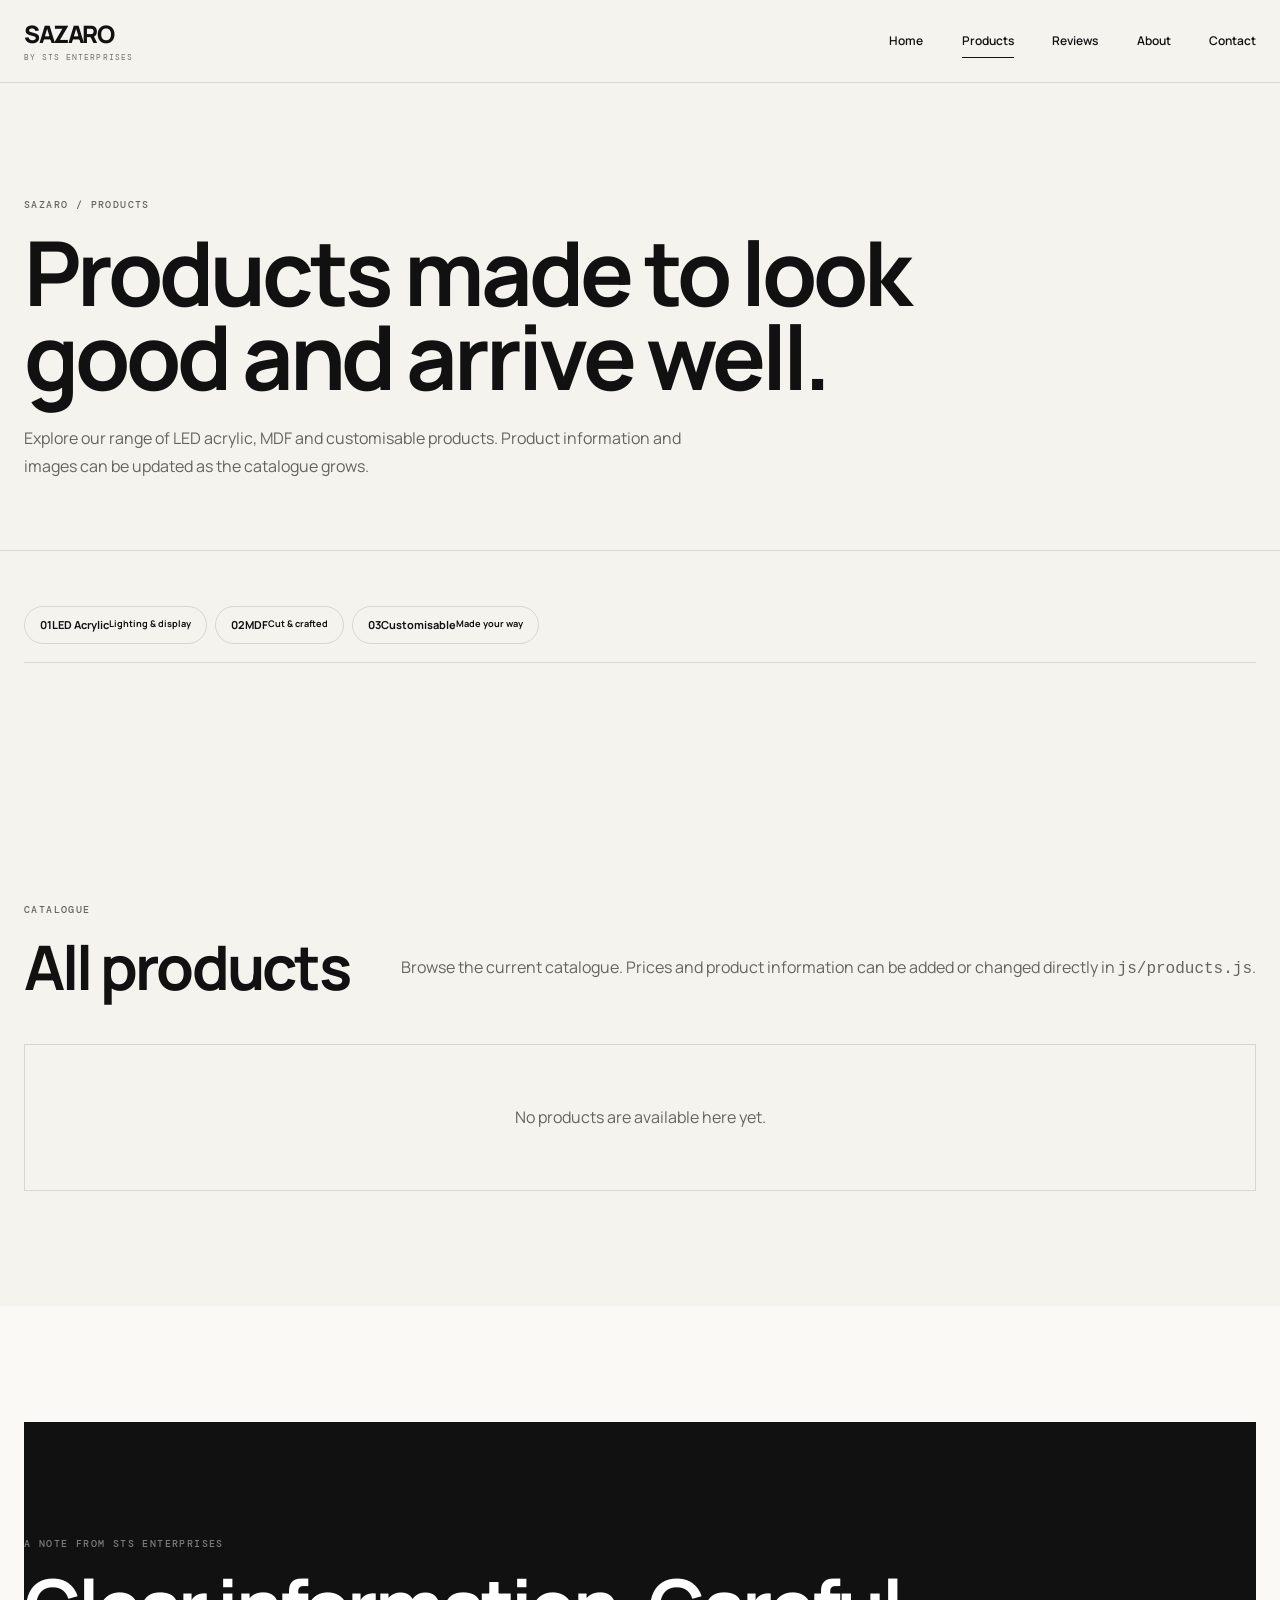
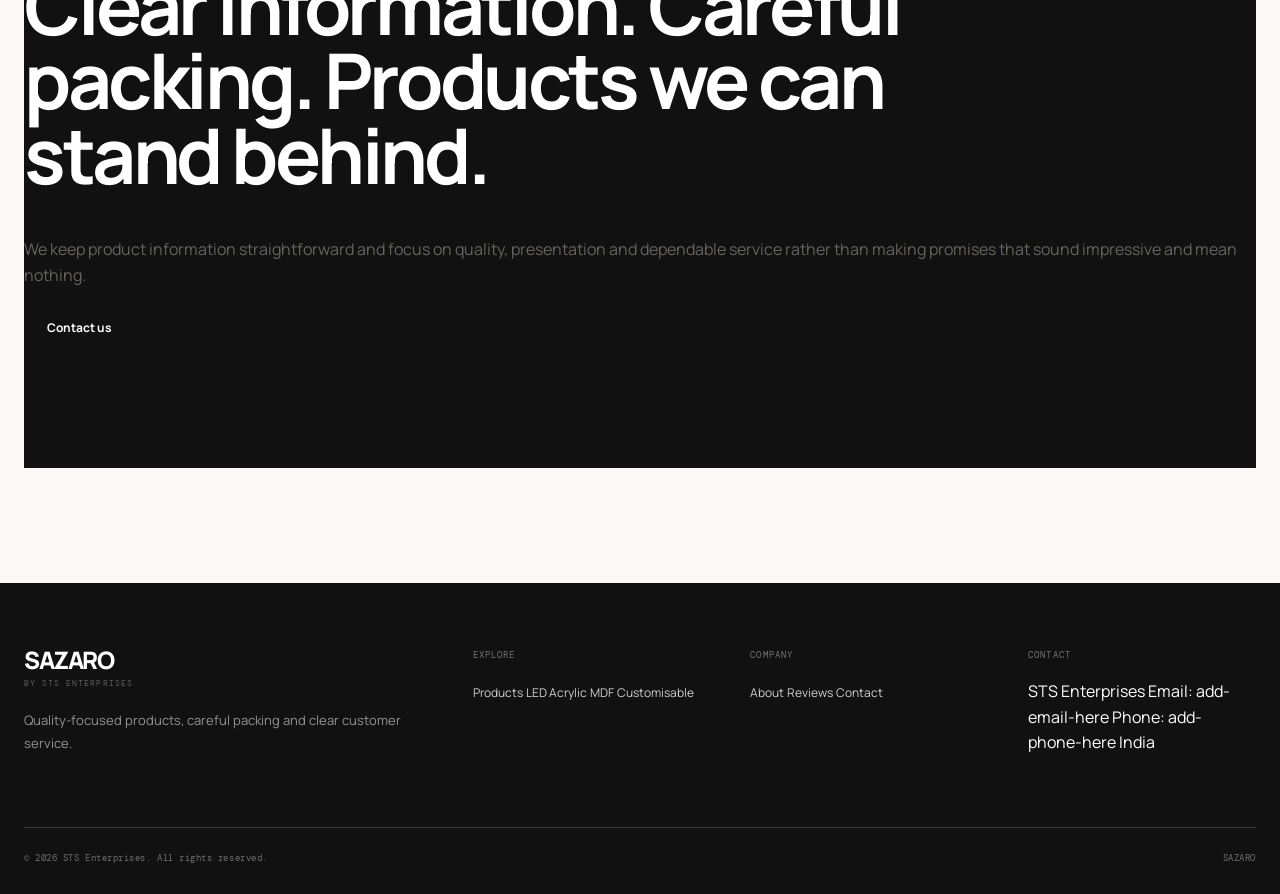
<file: products.html>
<!DOCTYPE html>
<html lang="en">
<head>
  <meta charset="UTF-8">
  <meta name="viewport" content="width=device-width, initial-scale=1.0">

  <title>Products | SAZARO</title>
  <meta
    name="description"
    content="Explore SAZARO products from STS Enterprises, including LED acrylic, MDF and customisable products."
  >

  <link rel="preconnect" href="https://fonts.googleapis.com">
  <link rel="preconnect" href="https://fonts.gstatic.com" crossorigin>
  <link
    href="https://fonts.googleapis.com/css2?family=DM+Mono:wght@400;500&family=Manrope:wght@400;500;600;700;800&display=swap"
    rel="stylesheet"
  >

  <link rel="stylesheet" href="css/style.css">
</head>

<body>

  <!-- Header -->
  <header class="site-header">
    <div class="container site-header__inner">

      <a class="brand" href="index.html" aria-label="SAZARO home">
        <span class="brand__name">SAZARO</span>
        <span class="brand__sub">BY STS ENTERPRISES</span>
      </a>

      <nav class="desktop-nav" aria-label="Main navigation">
        <a href="index.html">Home</a>
        <a class="is-active" href="products.html">Products</a>
        <a href="reviews.html">Reviews</a>
        <a href="about.html">About</a>
        <a href="contact.html">Contact</a>
      </nav>

      <button
        class="menu-toggle"
        type="button"
        data-menu-toggle
        aria-label="Open navigation menu"
        aria-expanded="false"
        aria-controls="mobile-menu"
      >
        <span></span>
        <span></span>
      </button>

    </div>

    <nav
      class="mobile-menu"
      id="mobile-menu"
      data-mobile-menu
      aria-label="Mobile navigation"
      aria-hidden="true"
    >
      <a href="index.html">Home</a>
      <a class="is-active" href="products.html">Products</a>
      <a href="reviews.html">Reviews</a>
      <a href="about.html">About</a>
      <a href="contact.html">Contact</a>
    </nav>
  </header>


  <main>

    <!-- Page hero -->
    <section class="page-hero">
      <div class="container page-hero__inner">
        <p class="eyebrow">SAZARO / PRODUCTS</p>

        <h1>Products made to look good and arrive well.</h1>

        <p>
          Explore our range of LED acrylic, MDF and customisable products.
          Product information and images can be updated as the catalogue grows.
        </p>
      </div>
    </section>


    <!-- Category navigation -->
    <section class="section section--tight">
      <div class="container">

        <div class="category-nav" aria-label="Product categories">
          <a class="category-nav__item" href="led-acrylic.html">
            <span>01</span>
            <strong>LED Acrylic</strong>
            <small>Lighting & display</small>
          </a>

          <a class="category-nav__item" href="mdf.html">
            <span>02</span>
            <strong>MDF</strong>
            <small>Cut & crafted</small>
          </a>

          <a class="category-nav__item" href="customisable.html">
            <span>03</span>
            <strong>Customisable</strong>
            <small>Made your way</small>
          </a>
        </div>

      </div>
    </section>


    <!-- Product catalogue -->
    <section class="section">
      <div class="container">

        <div class="section-heading">
          <div>
            <p class="eyebrow">CATALOGUE</p>
            <h2>All products</h2>
          </div>

          <p>
            Browse the current catalogue. Prices and product information can
            be added or changed directly in <code>js/products.js</code>.
          </p>
        </div>

        <div class="product-grid" id="category-products" data-category="all">
          <!-- Products are rendered by app.js -->
        </div>

      </div>
    </section>


    <!-- Note -->
    <section class="section section--muted">
      <div class="container">
        <div class="statement">
          <p class="eyebrow">A NOTE FROM STS ENTERPRISES</p>

          <h2>
            Clear information. Careful packing. Products we can stand behind.
          </h2>

          <p>
            We keep product information straightforward and focus on quality,
            presentation and dependable service rather than making promises
            that sound impressive and mean nothing.
          </p>

          <a class="button button--primary" href="contact.html">
            Contact us
          </a>
        </div>
      </div>
    </section>

  </main>


  <!-- Footer -->
  <footer class="site-footer">
    <div class="container">

      <div class="site-footer__grid">

        <div>
          <a class="brand brand--footer" href="index.html">
            <span class="brand__name">SAZARO</span>
            <span class="brand__sub">BY STS ENTERPRISES</span>
          </a>

          <p class="site-footer__text">
            Quality-focused products, careful packing and clear customer service.
          </p>
        </div>

        <div>
          <p class="footer-heading">Explore</p>

          <div class="footer-links">
            <a href="products.html">Products</a>
            <a href="led-acrylic.html">LED Acrylic</a>
            <a href="mdf.html">MDF</a>
            <a href="customisable.html">Customisable</a>
          </div>
        </div>

        <div>
          <p class="footer-heading">Company</p>

          <div class="footer-links">
            <a href="about.html">About</a>
            <a href="reviews.html">Reviews</a>
            <a href="contact.html">Contact</a>
          </div>
        </div>

        <div>
          <p class="footer-heading">Contact</p>

          <div class="footer-links">
            <span>STS Enterprises</span>
            <span>Email: add-email-here</span>
            <span>Phone: add-phone-here</span>
            <span>India</span>
          </div>
        </div>

      </div>

      <div class="site-footer__bottom">
        <span>© <span data-current-year></span> STS Enterprises. All rights reserved.</span>
        <span>SAZARO</span>
      </div>

    </div>
  </footer>


  <script src="js/products.js"></script>
  <script src="js/app.js"></script>

</body>
</html>
</file>
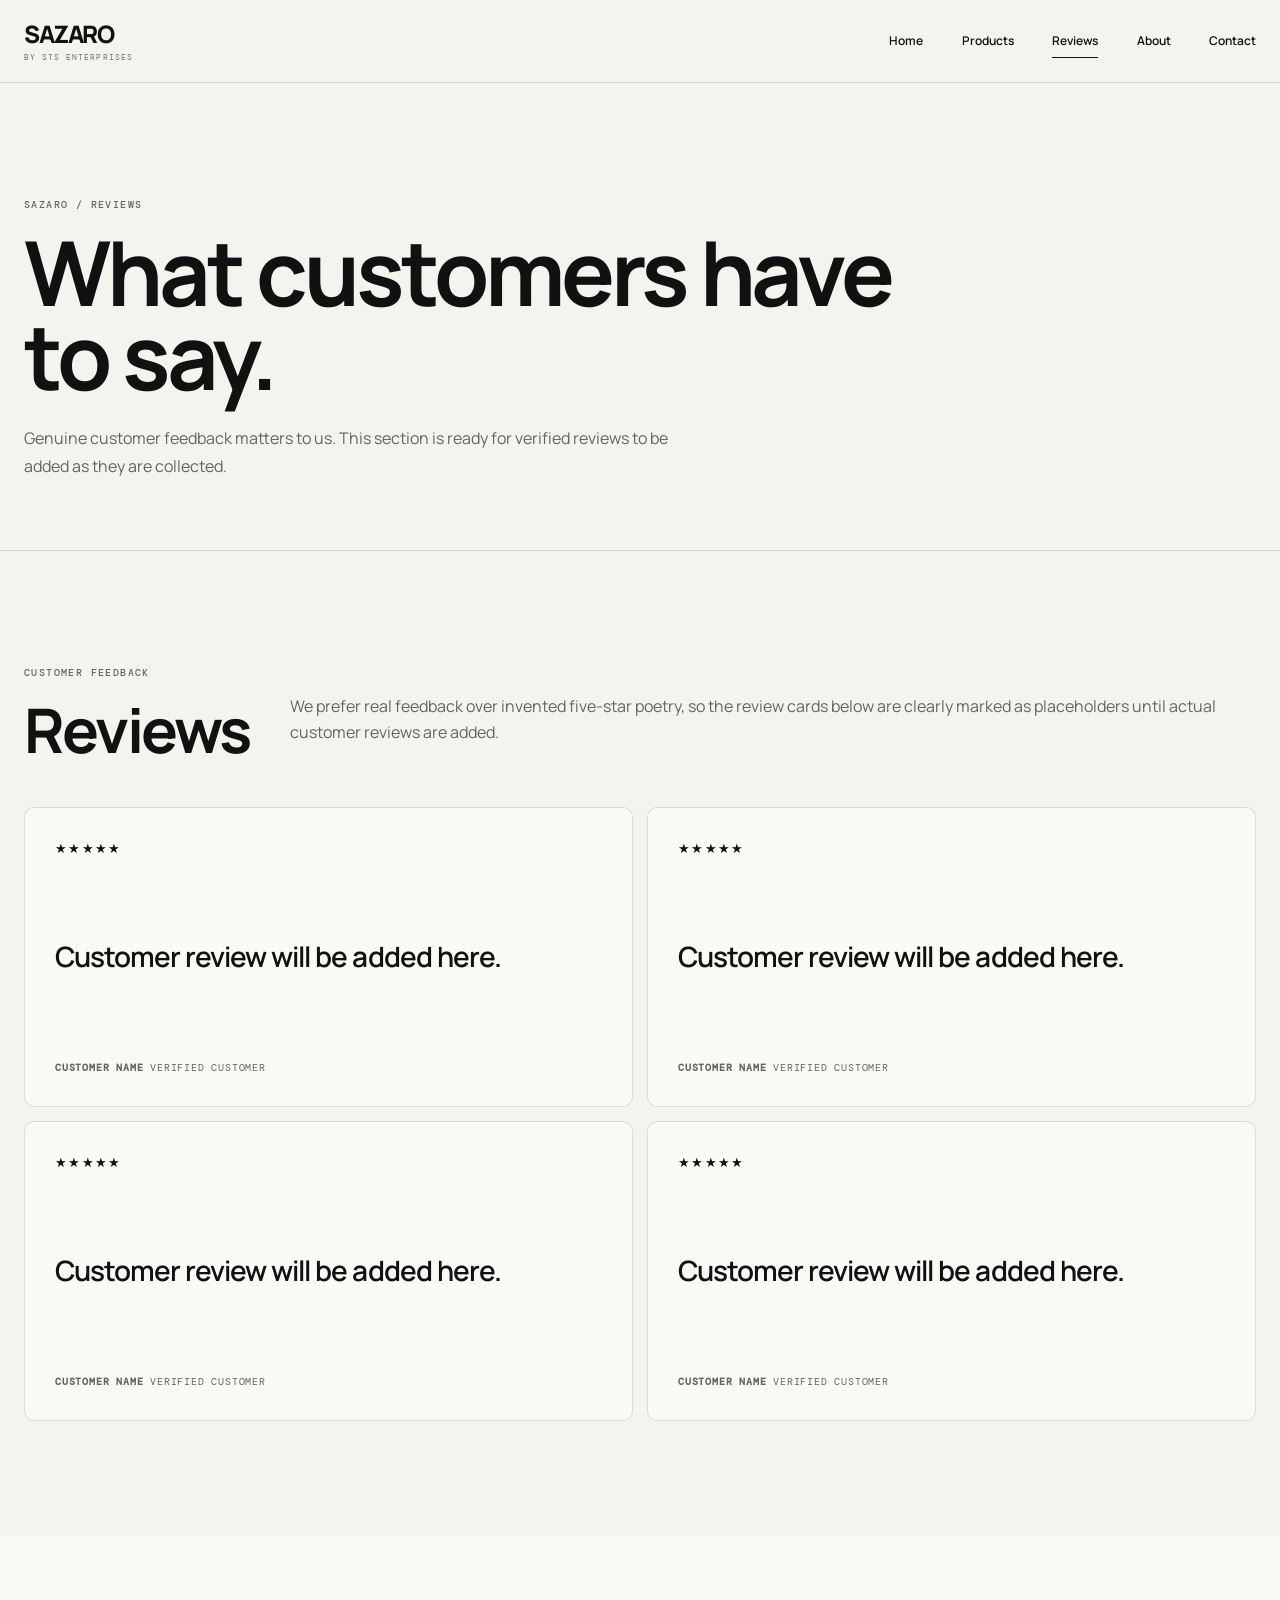
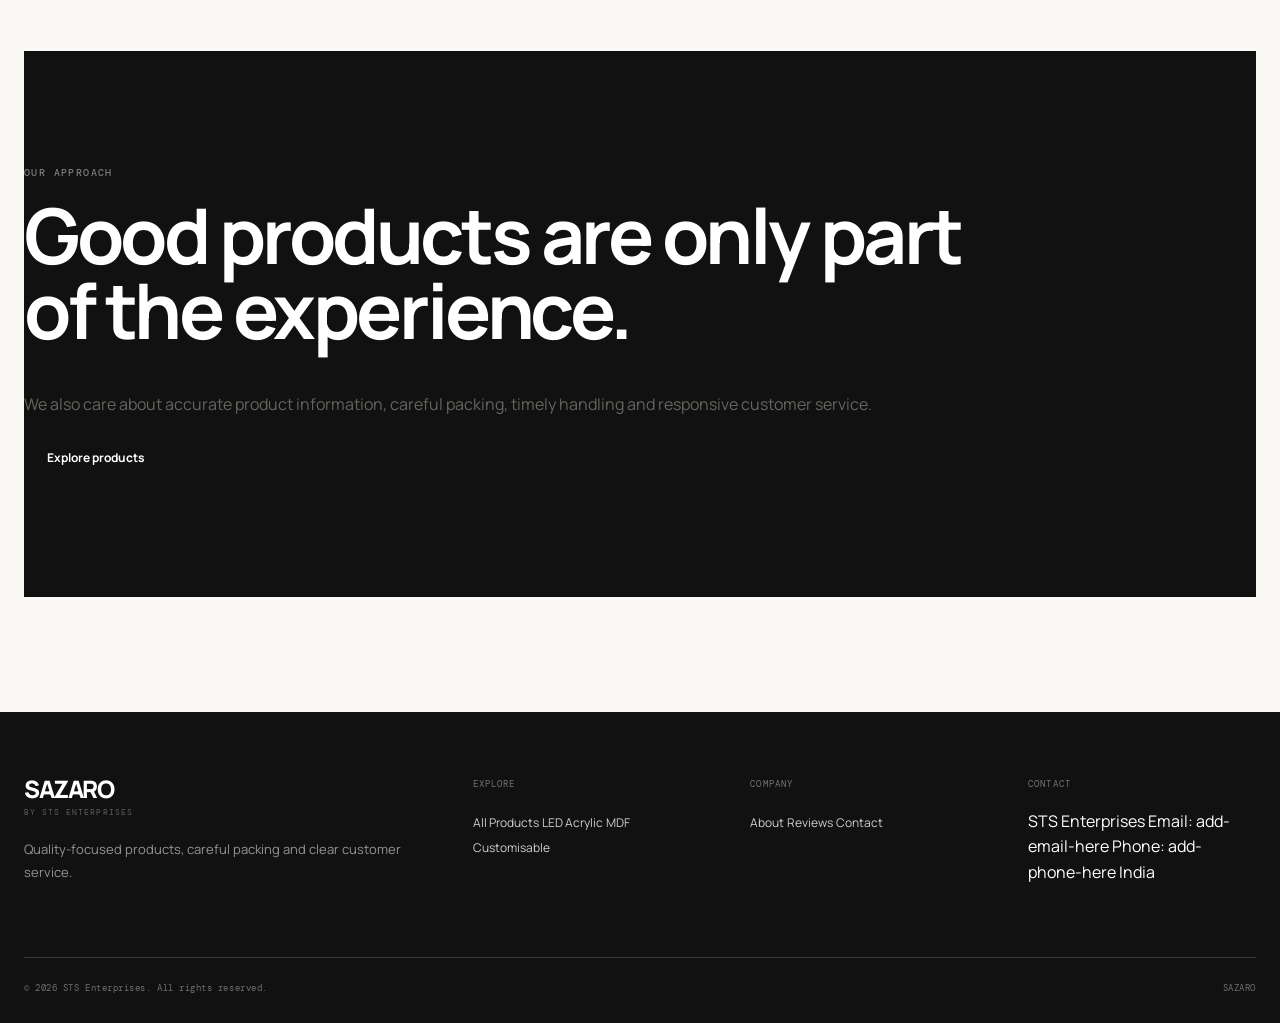
<file: reviews.html>
<!DOCTYPE html>
<html lang="en">
<head>
  <meta charset="UTF-8">
  <meta name="viewport" content="width=device-width, initial-scale=1.0">

  <title>Reviews | SAZARO</title>
  <meta
    name="description"
    content="Customer reviews and feedback for SAZARO by STS Enterprises."
  >

  <link rel="preconnect" href="https://fonts.googleapis.com">
  <link rel="preconnect" href="https://fonts.gstatic.com" crossorigin>
  <link
    href="https://fonts.googleapis.com/css2?family=DM+Mono:wght@400;500&family=Manrope:wght@400;500;600;700;800&display=swap"
    rel="stylesheet"
  >

  <link rel="stylesheet" href="css/style.css">
</head>

<body>

  <header class="site-header">
    <div class="container site-header__inner">

      <a class="brand" href="index.html" aria-label="SAZARO home">
        <span class="brand__name">SAZARO</span>
        <span class="brand__sub">BY STS ENTERPRISES</span>
      </a>

      <nav class="desktop-nav" aria-label="Main navigation">
        <a href="index.html">Home</a>
        <a href="products.html">Products</a>
        <a class="is-active" href="reviews.html">Reviews</a>
        <a href="about.html">About</a>
        <a href="contact.html">Contact</a>
      </nav>

      <button
        class="menu-toggle"
        type="button"
        data-menu-toggle
        aria-label="Open navigation menu"
        aria-expanded="false"
        aria-controls="mobile-menu"
      >
        <span></span>
        <span></span>
      </button>

    </div>

    <nav
      class="mobile-menu"
      id="mobile-menu"
      data-mobile-menu
      aria-label="Mobile navigation"
      aria-hidden="true"
    >
      <a href="index.html">Home</a>
      <a href="products.html">Products</a>
      <a class="is-active" href="reviews.html">Reviews</a>
      <a href="about.html">About</a>
      <a href="contact.html">Contact</a>
    </nav>
  </header>


  <main>

    <section class="page-hero">
      <div class="container page-hero__inner">
        <p class="eyebrow">SAZARO / REVIEWS</p>

        <h1>What customers have to say.</h1>

        <p>
          Genuine customer feedback matters to us. This section is ready for
          verified reviews to be added as they are collected.
        </p>
      </div>
    </section>


    <section class="section">
      <div class="container">

        <div class="section-heading">
          <div>
            <p class="eyebrow">CUSTOMER FEEDBACK</p>
            <h2>Reviews</h2>
          </div>

          <p>
            We prefer real feedback over invented five-star poetry, so the
            review cards below are clearly marked as placeholders until actual
            customer reviews are added.
          </p>
        </div>


        <div class="reviews-grid">

          <article class="review-card">
            <div class="review-card__rating" aria-label="Rating placeholder">
              ★★★★★
            </div>

            <p class="review-card__text">
              Customer review will be added here.
            </p>

            <div class="review-card__author">
              <strong>Customer Name</strong>
              <span>Verified customer</span>
            </div>
          </article>


          <article class="review-card">
            <div class="review-card__rating" aria-label="Rating placeholder">
              ★★★★★
            </div>

            <p class="review-card__text">
              Customer review will be added here.
            </p>

            <div class="review-card__author">
              <strong>Customer Name</strong>
              <span>Verified customer</span>
            </div>
          </article>


          <article class="review-card">
            <div class="review-card__rating" aria-label="Rating placeholder">
              ★★★★★
            </div>

            <p class="review-card__text">
              Customer review will be added here.
            </p>

            <div class="review-card__author">
              <strong>Customer Name</strong>
              <span>Verified customer</span>
            </div>
          </article>


          <article class="review-card">
            <div class="review-card__rating" aria-label="Rating placeholder">
              ★★★★★
            </div>

            <p class="review-card__text">
              Customer review will be added here.
            </p>

            <div class="review-card__author">
              <strong>Customer Name</strong>
              <span>Verified customer</span>
            </div>
          </article>

        </div>

      </div>
    </section>


    <section class="section section--muted">
      <div class="container">

        <div class="statement">
          <p class="eyebrow">OUR APPROACH</p>

          <h2>
            Good products are only part of the experience.
          </h2>

          <p>
            We also care about accurate product information, careful packing,
            timely handling and responsive customer service.
          </p>

          <a class="button button--primary" href="products.html">
            Explore products
          </a>
        </div>

      </div>
    </section>

  </main>


  <footer class="site-footer">
    <div class="container">

      <div class="site-footer__grid">

        <div>
          <a class="brand brand--footer" href="index.html">
            <span class="brand__name">SAZARO</span>
            <span class="brand__sub">BY STS ENTERPRISES</span>
          </a>

          <p class="site-footer__text">
            Quality-focused products, careful packing and clear customer service.
          </p>
        </div>

        <div>
          <p class="footer-heading">Explore</p>

          <div class="footer-links">
            <a href="products.html">All Products</a>
            <a href="led-acrylic.html">LED Acrylic</a>
            <a href="mdf.html">MDF</a>
            <a href="customisable.html">Customisable</a>
          </div>
        </div>

        <div>
          <p class="footer-heading">Company</p>

          <div class="footer-links">
            <a href="about.html">About</a>
            <a href="reviews.html">Reviews</a>
            <a href="contact.html">Contact</a>
          </div>
        </div>

        <div>
          <p class="footer-heading">Contact</p>

          <div class="footer-links">
            <span>STS Enterprises</span>
            <span>Email: add-email-here</span>
            <span>Phone: add-phone-here</span>
            <span>India</span>
          </div>
        </div>

      </div>

      <div class="site-footer__bottom">
        <span>© <span data-current-year></span> STS Enterprises. All rights reserved.</span>
        <span>SAZARO</span>
      </div>

    </div>
  </footer>


  <script src="js/app.js"></script>

</body>
</html>
</file>
<file: css/style.css>
/* =========================================================
   SAZARO
   COMPLETE MASTER STYLESHEET
   Works with the current SAZARO HTML pages
   ========================================================= */


/* =========================================================
   01. ROOT
   ========================================================= */

:root {
  --ink: #111111;
  --ink-soft: #66645f;

  --paper: #f5f3ee;
  --paper-light: #faf9f6;
  --paper-dark: #e8e5dd;

  --white: #ffffff;
  --dark: #111111;
  --dark-soft: #1a1a1a;

  --line: rgba(17, 17, 17, 0.13);
  --line-strong: rgba(17, 17, 17, 0.22);
  --line-light: rgba(255, 255, 255, 0.16);

  --font-main: "Manrope", Arial, sans-serif;
  --font-mono: "DM Mono", monospace;

  --container: 1240px;

  --radius: 18px;
  --radius-small: 10px;

  --section-space: clamp(75px, 9vw, 135px);

  --transition: 220ms ease;
}


/* =========================================================
   02. RESET
   ========================================================= */

*,
*::before,
*::after {
  box-sizing: border-box;
}

html {
  margin: 0;
  padding: 0;

  scroll-behavior: smooth;

  background: var(--paper);
}

body {
  margin: 0;
  padding: 0;

  min-width: 320px;

  background: var(--paper);
  color: var(--ink);

  font-family: var(--font-main);

  font-size: 16px;
  line-height: 1.6;

  -webkit-font-smoothing: antialiased;
  -moz-osx-font-smoothing: grayscale;

  text-rendering: optimizeLegibility;
}

body.menu-open {
  overflow: hidden;
}

img {
  display: block;

  width: auto;
  max-width: 100%;
}

a {
  color: inherit;
  text-decoration: none;
}

button,
input,
textarea,
select {
  font: inherit;
}

button {
  color: inherit;
}

h1,
h2,
h3,
h4,
p {
  margin-top: 0;
}

h1,
h2,
h3,
h4 {
  color: var(--ink);

  line-height: 1.04;

  letter-spacing: -0.045em;
}

h1,
h2,
h3 {
  font-weight: 700;
}

p {
  color: var(--ink-soft);
}

::selection {
  background: var(--ink);
  color: var(--white);
}


/* =========================================================
   03. GLOBAL LAYOUT
   ========================================================= */

.container {
  width: min(
    calc(100% - 48px),
    var(--container)
  );

  margin-inline: auto;
}

.section {
  padding-block: var(--section-space);
}

.section-border {
  border-top: 1px solid var(--line);
}

.section--muted {
  background: var(--paper-light);
}

.section--tight {
  padding-top: 55px;
  padding-bottom: 75px;
}

.section--product {
  padding-top: 45px;
  padding-bottom: var(--section-space);
}

.eyebrow,
.section-label {
  margin: 0 0 18px;

  color: var(--ink-soft);

  font-family: var(--font-mono);

  font-size: 10px;
  font-weight: 500;

  line-height: 1.4;

  letter-spacing: 0.14em;

  text-transform: uppercase;
}


/* =========================================================
   04. HEADER
   ========================================================= */

.site-header {
  position: sticky;

  top: 0;

  z-index: 1000;

  width: 100%;

  background: rgba(245, 243, 238, 0.94);

  border-bottom: 1px solid var(--line);

  backdrop-filter: blur(18px);
  -webkit-backdrop-filter: blur(18px);
}


/* Support both header class systems */

.header-inner,
.site-header__inner {
  min-height: 82px;

  display: flex;

  align-items: center;
  justify-content: space-between;

  gap: 30px;
}


/* =========================================================
   05. BRAND
   ========================================================= */

.brand {
  display: inline-flex;

  flex-direction: column;

  width: max-content;

  flex-shrink: 0;

  line-height: 1;
}

.brand-name,
.brand__name {
  color: var(--ink);

  font-size: 24px;
  font-weight: 800;

  letter-spacing: -0.06em;
}

.brand-subtitle,
.brand__sub {
  margin-top: 7px;

  color: var(--ink);

  font-family: var(--font-mono);

  font-size: 8px;

  letter-spacing: 0.13em;

  opacity: 0.58;
}


/* Footer brand */

.brand-footer .brand-name,
.brand--footer .brand__name {
  color: var(--white);
}

.brand-footer .brand-subtitle,
.brand--footer .brand__sub {
  color: rgba(255,255,255,0.55);
}


/* =========================================================
   06. DESKTOP NAVIGATION
   ========================================================= */

.desktop-nav {
  display: flex;

  align-items: center;

  justify-content: flex-end;

  gap: clamp(20px, 3vw, 42px);
}

.desktop-nav a {
  position: relative;

  display: inline-block;

  padding-block: 8px;

  color: var(--ink);

  font-size: 12px;
  font-weight: 600;

  white-space: nowrap;

  transition: opacity var(--transition);
}

.desktop-nav a::after {
  content: "";

  position: absolute;

  left: 0;
  right: 0;
  bottom: 1px;

  height: 1px;

  background: currentColor;

  transform: scaleX(0);

  transform-origin: right;

  transition: transform var(--transition);
}

.desktop-nav a:hover {
  opacity: 0.55;
}

.desktop-nav a:hover::after,
.desktop-nav a.active::after,
.desktop-nav a.is-active::after {
  transform: scaleX(1);

  transform-origin: left;
}


/* =========================================================
   07. MOBILE MENU BUTTON
   ========================================================= */

.menu-toggle {
  display: none;

  width: 44px;
  height: 44px;

  flex-shrink: 0;

  padding: 0;

  border: 1px solid var(--line);

  border-radius: 50%;

  background: transparent;

  cursor: pointer;

  align-items: center;
  justify-content: center;

  flex-direction: column;

  gap: 5px;
}

.menu-toggle span {
  display: block;

  width: 17px;
  height: 1px;

  background: var(--ink);

  transition:
    transform var(--transition),
    opacity var(--transition);
}

.menu-toggle.is-open span:nth-child(1) {
  transform: translateY(6px) rotate(45deg);
}

.menu-toggle.is-open span:nth-child(2) {
  opacity: 0;
}

.menu-toggle.is-open span:nth-child(3) {
  transform: translateY(-6px) rotate(-45deg);
}


/* =========================================================
   08. MOBILE NAVIGATION
   ========================================================= */

/*
   Important:
   The mobile navigation is HIDDEN by default.
   This prevents the ugly horizontal menu appearing
   underneath the header on phones.
*/

.mobile-nav,
.mobile-menu {
  display: none;

  background: var(--paper);

  border-top: 0;

  border-bottom: 1px solid var(--line);
}

.mobile-nav a,
.mobile-menu a {
  display: block;

  padding: 17px 20px;

  border-bottom: 1px solid var(--line);

  font-size: 16px;
  font-weight: 600;
}

.mobile-nav a:last-child,
.mobile-menu a:last-child {
  border-bottom: 0;
}


/* =========================================================
   09. BUTTONS
   ========================================================= */

.button {
  min-height: 48px;

  display: inline-flex;

  align-items: center;
  justify-content: center;

  gap: 10px;

  padding: 13px 22px;

  border: 1px solid var(--ink);

  border-radius: 999px;

  font-size: 12px;

  font-weight: 700;

  line-height: 1;

  transition:
    background var(--transition),
    color var(--transition),
    transform var(--transition);
}

.button:hover {
  transform: translateY(-2px);
}

.button-dark,
.button--primary {
  background: var(--ink);

  color: var(--white);
}

.button-dark:hover,
.button--primary:hover {
  background: #292929;

  color: var(--white);
}

.button-light {
  background: var(--white);

  color: var(--ink);

  border-color: var(--white);
}

.button-light:hover {
  background: transparent;

  color: var(--white);
}


/* =========================================================
   10. TEXT LINKS
   ========================================================= */

.text-link {
  display: inline-flex;

  align-items: center;

  gap: 8px;

  width: max-content;

  color: var(--ink);

  font-size: 12px;

  font-weight: 700;

  transition:
    opacity var(--transition),
    gap var(--transition);
}

.text-link:hover {
  gap: 12px;

  opacity: 0.55;
}

.text-link--large {
  font-size: 14px;
}


/* =========================================================
   11. HOME HERO
   ========================================================= */

.hero {
  min-height: calc(100vh - 82px);

  display: flex;

  align-items: center;

  padding-block: clamp(75px, 9vw, 125px);

  border-bottom: 1px solid var(--line);
}

.hero-grid {
  display: grid;

  grid-template-columns:
    minmax(0, 1.1fr)
    minmax(300px, 0.75fr);

  align-items: center;

  gap: clamp(55px, 9vw, 130px);
}

.hero-copy {
  max-width: 780px;
}

.hero-copy h1 {
  max-width: 780px;

  margin-bottom: 27px;

  font-size: clamp(
    56px,
    7.5vw,
    108px
  );

  line-height: 0.93;

  letter-spacing: -0.068em;
}

.hero-copy h1 span {
  color: var(--ink-soft);
}

.hero-description {
  max-width: 650px;

  margin-bottom: 30px;

  font-size: clamp(16px, 1.5vw, 20px);

  line-height: 1.65;
}

.hero-actions {
  display: flex;

  align-items: center;

  flex-wrap: wrap;

  gap: 25px;
}


/* =========================================================
   12. HERO VISUAL
   ========================================================= */

.hero-visual {
  width: 100%;

  display: flex;

  flex-direction: column;

  align-items: flex-end;
}

.hero-visual-frame {
  width: min(100%, 430px);

  aspect-ratio: 0.84;

  overflow: hidden;

  border-radius: var(--radius);

  background: #dedbd3;
}

.visual-placeholder {
  position: relative;

  width: 100%;
  height: 100%;

  display: flex;

  flex-direction: column;

  align-items: center;
  justify-content: center;

  text-align: center;

  background:
    linear-gradient(
      145deg,
      #e5e2da,
      #d8d4cb
    );

  overflow: hidden;
}

.visual-placeholder::before {
  content: "";

  position: absolute;

  width: 65%;
  height: 65%;

  border: 1px solid rgba(17,17,17,0.12);

  border-radius: 50%;
}

.visual-label {
  position: relative;

  z-index: 2;

  color: rgba(17,17,17,0.45);

  font-family: var(--font-mono);

  font-size: 12px;

  line-height: 1.6;

  letter-spacing: 0.12em;
}

.visual-note {
  position: absolute;

  right: 25px;
  bottom: 22px;
  left: 25px;

  color: rgba(17,17,17,0.38);

  font-size: 9px;
}

.hero-caption {
  width: min(100%, 430px);

  display: flex;

  justify-content: space-between;

  gap: 20px;

  margin-top: 12px;

  color: var(--ink-soft);

  font-family: var(--font-mono);

  font-size: 8px;

  letter-spacing: 0.1em;
}


/* =========================================================
   13. SECTION HEADINGS
   ========================================================= */

.section-heading {
  display: flex;

  align-items: flex-end;
  justify-content: space-between;

  gap: 40px;

  margin-bottom: 45px;
}

.section-heading h2 {
  max-width: 750px;

  margin-bottom: 0;

  font-size: clamp(
    38px,
    4.8vw,
    64px
  );
}

.section-heading-note {
  max-width: 400px;

  margin-bottom: 4px;

  font-size: 14px;

  line-height: 1.7;
}

.section-heading-light h2 {
  color: var(--white);
}

.section-heading-light .text-link {
  color: var(--white);
}


/* =========================================================
   14. INTRO
   ========================================================= */

.intro-grid {
  display: grid;

  grid-template-columns:
    minmax(0, 0.9fr)
    minmax(0, 1.1fr);

  gap: clamp(50px, 9vw, 140px);
}

.intro-grid h2 {
  max-width: 620px;

  margin-bottom: 0;

  font-size: clamp(
    40px,
    5vw,
    67px
  );
}

.intro-copy {
  max-width: 620px;
}

.intro-copy p {
  margin-bottom: 25px;

  font-size: 15px;

  line-height: 1.85;
}

.intro-copy p:last-child {
  margin-bottom: 0;
}


/* =========================================================
   15. CATEGORY CARDS
   ========================================================= */

.category-grid {
  display: grid;

  grid-template-columns:
    repeat(3, minmax(0, 1fr));

  gap: 14px;
}

.category-card {
  position: relative;

  min-height: 500px;

  display: flex;

  flex-direction: column;

  justify-content: flex-end;

  padding: 28px;

  overflow: hidden;

  border-radius: var(--radius);

  background: #ddd9d0;

  isolation: isolate;
}

.category-card-large {
  min-height: 560px;
}

.category-image {
  position: absolute;

  inset: 0;

  z-index: -2;

  display: flex;

  align-items: center;
  justify-content: center;

  text-align: center;

  color: rgba(17,17,17,0.34);

  font-family: var(--font-mono);

  font-size: 13px;

  letter-spacing: 0.15em;

  line-height: 1.5;
}

.category-image::before {
  content: "";

  position: absolute;

  width: 58%;
  height: 58%;

  border: 1px solid rgba(17,17,17,0.13);

  border-radius: 50%;
}

.category-image-acrylic {
  background:
    linear-gradient(
      145deg,
      #dddcd6,
      #d0ccc2
    );
}

.category-image-mdf {
  background:
    linear-gradient(
      145deg,
      #d9d2c6,
      #cfc7ba
    );
}

.category-image-custom {
  background:
    linear-gradient(
      145deg,
      #e4e0d8,
      #d8d2c8
    );
}

.category-info {
  display: flex;

  align-items: flex-end;
  justify-content: space-between;

  gap: 20px;
}

.category-info h3 {
  display: inline-block;

  margin: 0;

  font-size: 28px;
}

.card-number {
  display: block;

  margin-bottom: 7px;

  color: rgba(17,17,17,0.48);

  font-family: var(--font-mono);

  font-size: 9px;

  letter-spacing: 0.1em;
}

.card-arrow {
  width: 40px;
  height: 40px;

  display: flex;

  align-items: center;
  justify-content: center;

  flex-shrink: 0;

  border: 1px solid rgba(17,17,17,0.2);

  border-radius: 50%;

  font-size: 15px;
}

.category-card > p {
  max-width: 360px;

  margin: 12px 0 0;

  color: rgba(17,17,17,0.62);

  font-size: 13px;

  line-height: 1.6;
}


/* =========================================================
   16. VALUES
   ========================================================= */

.values {
  background: var(--dark);

  color: var(--white);
}

.values .eyebrow {
  color: rgba(255,255,255,0.48);
}

.value-grid {
  display: grid;

  grid-template-columns:
    repeat(2, minmax(0, 1fr));

  border-top: 1px solid var(--line-light);

  border-left: 1px solid var(--line-light);
}

.value-item {
  min-height: 230px;

  display: grid;

  grid-template-columns: 55px 1fr;

  gap: 20px;

  padding: 28px;

  border-right: 1px solid var(--line-light);

  border-bottom: 1px solid var(--line-light);
}

.value-number {
  color: rgba(255,255,255,0.42);

  font-family: var(--font-mono);

  font-size: 10px;
}

.value-item h3 {
  margin-bottom: 10px;

  color: var(--white);

  font-size: 20px;
}

.value-item p {
  margin-bottom: 0;

  color: rgba(255,255,255,0.58);

  font-size: 13px;

  line-height: 1.75;
}


/* =========================================================
   17. PRODUCT GRID
   ========================================================= */

.product-grid {
  display: grid;

  grid-template-columns:
    repeat(3, minmax(0, 1fr));

  gap: 55px 25px;
}

.product-card {
  min-width: 0;
}

.product-card__image {
  position: relative;

  width: 100%;

  aspect-ratio: 1 / 1;

  display: block;

  overflow: hidden;

  margin-bottom: 19px;

  border-radius: var(--radius-small);

  background: #dedbd4;
}

.product-card__image img {
  width: 100%;
  height: 100%;

  object-fit: cover;

  transition:
    transform 450ms cubic-bezier(.2,.7,.2,1);
}

.product-card__image:hover img {
  transform: scale(1.035);
}

.product-card__body {
  min-width: 0;
}

.product-card__category {
  margin-bottom: 6px;

  color: var(--ink-soft);

  font-family: var(--font-mono);

  font-size: 9px;

  letter-spacing: 0.1em;

  text-transform: uppercase;
}

.product-card__name {
  margin-bottom: 8px;

  font-size: 18px;
}

.product-card__name a:hover {
  opacity: 0.55;
}

.product-card__description {
  max-width: 370px;

  margin-bottom: 13px;

  font-size: 13px;

  line-height: 1.65;
}

.product-card__footer {
  display: flex;

  align-items: center;
  justify-content: space-between;

  gap: 15px;
}

.product-card__price {
  margin: 0;

  color: var(--ink);

  font-size: 13px;

  font-weight: 700;
}

.product-card__price--placeholder {
  color: var(--ink-soft);

  font-weight: 500;
}

.image-placeholder {
  width: 100%;
  height: 100%;

  display: flex;

  align-items: center;
  justify-content: center;

  padding: 20px;

  background:
    linear-gradient(
      145deg,
      #e5e2da,
      #d7d3ca
    );

  color: rgba(17,17,17,0.4);

  font-family: var(--font-mono);

  font-size: 10px;

  letter-spacing: 0.1em;

  text-transform: uppercase;

  text-align: center;
}

.image-placeholder--large {
  min-height: 500px;
}

.image-error {
  object-fit: contain !important;

  padding: 30px;

  background: #dedbd4;
}


/* =========================================================
   18. PAGE HERO
   ========================================================= */

.page-hero {
  padding-block: clamp(75px, 9vw, 125px) 70px;

  border-bottom: 1px solid var(--line);
}

.page-hero__inner {
  max-width: 1240px;
}

.page-hero h1 {
  max-width: 950px;

  margin-bottom: 25px;

  font-size: clamp(
    54px,
    7vw,
    96px
  );

  line-height: 0.94;
}

.page-hero p:not(.eyebrow) {
  max-width: 690px;

  margin-bottom: 0;

  font-size: 16px;

  line-height: 1.75;
}


/* =========================================================
   19. CATEGORY NAV
   ========================================================= */

.category-nav {
  display: flex;

  flex-wrap: wrap;

  align-items: center;

  gap: 8px;

  margin-bottom: 50px;

  padding-bottom: 18px;

  border-bottom: 1px solid var(--line);
}

.category-nav__item {
  display: inline-flex;

  align-items: center;

  justify-content: center;

  min-height: 38px;

  padding: 8px 15px;

  border: 1px solid var(--line);

  border-radius: 999px;

  background: transparent;

  color: var(--ink);

  font-size: 11px;

  font-weight: 700;

  cursor: pointer;

  transition:
    background var(--transition),
    color var(--transition),
    border-color var(--transition);
}

.category-nav__item:hover,
.category-nav__item.is-active,
.category-nav__item.active {
  background: var(--ink);

  border-color: var(--ink);

  color: var(--white);
}


/* =========================================================
   20. CATALOGUE SECTION
   ========================================================= */

.catalogue-header {
  display: grid;

  grid-template-columns:
    minmax(0, 0.75fr)
    minmax(0, 1.25fr);

  align-items: end;

  gap: 60px;

  margin-bottom: 45px;
}

.catalogue-header h2 {
  margin-bottom: 0;

  font-size: clamp(
    42px,
    5vw,
    68px
  );
}

.catalogue-header p {
  max-width: 600px;

  margin-bottom: 0;

  font-size: 14px;

  line-height: 1.8;
}


/* =========================================================
   21. PRODUCT DETAIL
   ========================================================= */

.product-detail {
  display: grid;

  grid-template-columns:
    minmax(0, 1.05fr)
    minmax(330px, 0.95fr);

  gap: clamp(45px, 8vw, 110px);

  align-items: start;
}

.back-link {
  display: inline-flex;

  align-items: center;

  gap: 8px;

  margin-bottom: 45px;

  color: var(--ink-soft);

  font-family: var(--font-mono);

  font-size: 10px;

  letter-spacing: 0.08em;

  text-transform: uppercase;
}

.back-link:hover {
  color: var(--ink);
}

.product-detail__gallery {
  min-width: 0;
}

.product-gallery__main {
  position: relative;

  width: 100%;

  aspect-ratio: 1 / 1;

  overflow: hidden;

  border-radius: var(--radius);

  background: #dedbd4;
}

.product-gallery__main img {
  width: 100%;
  height: 100%;

  object-fit: cover;
}

.product-gallery__thumbs {
  display: grid;

  grid-template-columns:
    repeat(4, minmax(0, 1fr));

  gap: 9px;

  margin-top: 10px;
}

.product-gallery__thumb {
  position: relative;

  width: 100%;

  aspect-ratio: 1;

  overflow: hidden;

  padding: 0;

  border: 1px solid var(--line);

  border-radius: 8px;

  background: #dedbd4;

  cursor: pointer;
}

.product-gallery__thumb.is-active,
.product-gallery__thumb.active {
  border: 2px solid var(--ink);
}

.product-gallery__thumb img {
  width: 100%;
  height: 100%;

  object-fit: cover;
}

.product-detail__content {
  position: sticky;

  top: 120px;
}

.product-detail__content .eyebrow {
  margin-bottom: 13px;
}

.product-detail__content h1 {
  margin-bottom: 20px;

  font-size: clamp(
    44px,
    5vw,
    72px
  );
}

.product-detail__price {
  margin-bottom: 25px;

  color: var(--ink);

  font-size: 16px;

  font-weight: 700;
}

.product-detail__price--placeholder {
  color: var(--ink-soft);

  font-weight: 500;
}

.product-detail__description {
  margin-bottom: 32px;

  font-size: 15px;

  line-height: 1.85;
}

.product-detail__features {
  margin-bottom: 30px;

  padding-top: 25px;

  border-top: 1px solid var(--line);
}

.product-detail__features h2 {
  margin-bottom: 18px;

  font-size: 20px;
}

.product-detail__features ul {
  margin: 0;
  padding: 0;

  list-style: none;

  border-top: 1px solid var(--line);
}

.product-detail__features li {
  position: relative;

  padding: 13px 0 13px 18px;

  border-bottom: 1px solid var(--line);

  font-size: 13px;
}

.product-detail__features li::before {
  content: "•";

  position: absolute;

  left: 2px;
}

.product-detail__note {
  margin-bottom: 28px;

  padding: 20px;

  border-radius: var(--radius-small);

  background: var(--paper-dark);
}

.product-detail__note strong {
  display: block;

  margin-bottom: 6px;

  color: var(--ink);

  font-size: 14px;
}

.product-detail__note p {
  margin: 0;

  font-size: 12px;

  line-height: 1.7;
}

.empty-state {
  grid-column: 1 / -1;

  padding: 60px 20px;

  border: 1px solid var(--line);

  text-align: center;
}

.empty-state h3 {
  margin-bottom: 10px;

  font-size: 24px;
}

.empty-state p {
  margin-bottom: 0;
}

.empty-state--large {
  min-height: 400px;

  display: flex;

  flex-direction: column;

  align-items: center;
  justify-content: center;
}


/* =========================================================
   22. RELATED PRODUCTS
   ========================================================= */

.related-products {
  border-top: 1px solid var(--line);
}


/* =========================================================
   23. REVIEWS
   ========================================================= */

.reviews-grid {
  display: grid;

  grid-template-columns:
    repeat(2, minmax(0, 1fr));

  gap: 14px;
}

.review-card {
  min-height: 300px;

  display: flex;

  flex-direction: column;

  justify-content: space-between;

  padding: 30px;

  border: 1px solid var(--line);

  border-radius: var(--radius-small);

  background: var(--paper-light);
}

.review-card__rating {
  margin-bottom: 30px;

  color: var(--ink);

  font-size: 13px;

  letter-spacing: 0.1em;
}

.review-card__text {
  margin-bottom: 35px;

  color: var(--ink);

  font-size: clamp(
    20px,
    2.2vw,
    28px
  );

  font-weight: 600;

  line-height: 1.35;

  letter-spacing: -0.035em;
}

.review-card__author {
  margin: 0;

  color: var(--ink-soft);

  font-family: var(--font-mono);

  font-size: 10px;

  letter-spacing: 0.08em;

  text-transform: uppercase;
}


/* =========================================================
   24. ABOUT
   ========================================================= */

.split-content {
  display: grid;

  grid-template-columns:
    minmax(0, 0.9fr)
    minmax(0, 1.1fr);

  gap: clamp(50px, 9vw, 140px);

  padding-block: var(--section-space);

  border-top: 1px solid var(--line);
}

.split-content__body {
  max-width: 650px;
}

.split-content__body p {
  margin-bottom: 24px;

  font-size: 16px;

  line-height: 1.85;
}

.split-content__body p:last-child {
  margin-bottom: 0;
}

.values-grid {
  display: grid;

  grid-template-columns:
    repeat(3, minmax(0, 1fr));

  gap: 1px;

  background: var(--line);

  border: 1px solid var(--line);
}

.value-card {
  min-height: 250px;

  padding: 28px;

  background: var(--paper);
}

.value-card__number {
  display: block;

  margin-bottom: 70px;

  color: var(--ink-soft);

  font-family: var(--font-mono);

  font-size: 10px;

  letter-spacing: 0.1em;
}

.value-card h3 {
  margin-bottom: 10px;

  font-size: 20px;
}

.value-card p {
  margin-bottom: 0;

  font-size: 13px;

  line-height: 1.7;
}


/* =========================================================
   25. CONTACT
   ========================================================= */

.contact-layout {
  padding-top: 20px;
}

.contact-detail {
  max-width: 800px;

  display: grid;

  grid-template-columns: 150px 1fr;

  gap: 25px;

  padding-block: 21px;

  border-bottom: 1px solid var(--line);
}

.contact-detail:first-child {
  border-top: 1px solid var(--line);
}

.contact-detail strong {
  color: var(--ink-soft);

  font-family: var(--font-mono);

  font-size: 9px;

  font-weight: 500;

  letter-spacing: 0.1em;

  text-transform: uppercase;
}

.contact-detail a {
  font-weight: 600;
}

.contact-detail a:hover {
  opacity: 0.55;
}

.contact-form {
  max-width: 700px;

  margin-top: 45px;

  padding: 30px;

  border: 1px solid var(--line);

  border-radius: var(--radius-small);

  background: var(--paper-light);
}


/* =========================================================
   26. STATEMENT
   ========================================================= */

.statement {
  padding-block: var(--section-space);

  background: var(--dark);

  color: var(--white);
}

.statement-box {
  max-width: 1050px;
}

.statement .eyebrow {
  color: rgba(255,255,255,0.45);
}

.statement h2 {
  max-width: 1000px;

  margin-bottom: 45px;

  color: var(--white);

  font-size: clamp(
    43px,
    6vw,
    82px
  );

  line-height: 0.97;
}

.statement-footer {
  display: grid;

  grid-template-columns:
    minmax(0, 1fr)
    auto;

  align-items: end;

  gap: 40px;
}

.statement-footer p {
  max-width: 500px;

  margin: 0;

  color: rgba(255,255,255,0.58);

  font-size: 14px;

  line-height: 1.75;
}

.statement__actions {
  display: flex;

  align-items: center;

  flex-wrap: wrap;

  gap: 20px;
}


/* =========================================================
   27. FOOTER
   ========================================================= */

.site-footer {
  padding-top: 65px;

  padding-bottom: 28px;

  background: var(--dark);

  color: var(--white);
}

.footer-main,
.site-footer__grid {
  display: grid;

  grid-template-columns:
    1.4fr
    0.8fr
    0.8fr
    0.8fr;

  gap: 50px;

  padding-bottom: 60px;

  border-bottom: 1px solid var(--line-light);
}

.footer-brand {
  max-width: 330px;
}

.footer-brand p,
.site-footer__text {
  margin-top: 22px;

  color: rgba(255,255,255,0.55);

  font-size: 13px;

  line-height: 1.75;
}

.footer-column {
  display: flex;

  flex-direction: column;

  align-items: flex-start;
}

.footer-label,
.footer-heading {
  margin-bottom: 17px;

  color: rgba(255,255,255,0.42);

  font-family: var(--font-mono);

  font-size: 9px;

  letter-spacing: 0.12em;

  text-transform: uppercase;
}

.footer-column a,
.footer-links a {
  margin-bottom: 10px;

  color: rgba(255,255,255,0.8);

  font-size: 12px;
}

.footer-column a:hover,
.footer-links a:hover {
  color: var(--white);
}

.footer-placeholder {
  color: rgba(255,255,255,0.35);

  font-size: 11px;

  line-height: 1.5;
}

.footer-bottom,
.site-footer__bottom {
  display: flex;

  align-items: center;
  justify-content: space-between;

  gap: 20px;

  padding-top: 23px;

  color: rgba(255,255,255,0.4);

  font-family: var(--font-mono);

  font-size: 9px;

  letter-spacing: 0.06em;
}


/* =========================================================
   28. FOCUS / ACCESSIBILITY
   ========================================================= */

a:focus-visible,
button:focus-visible {
  outline: 2px solid var(--ink);

  outline-offset: 4px;
}


/* =========================================================
   29. TABLET
   ========================================================= */

@media (max-width: 1050px) {

  .container {
    width: min(
      calc(100% - 40px),
      var(--container)
    );
  }

  .hero-grid {
    grid-template-columns:
      minmax(0, 1fr)
      minmax(250px, 0.7fr);

    gap: 50px;
  }

  .hero-copy h1 {
    font-size: clamp(
      52px,
      7vw,
      80px
    );
  }

  .category-grid {
    grid-template-columns:
      repeat(2, minmax(0, 1fr));
  }

  .category-card-large {
    min-height: 480px;
  }

  .category-card:last-child {
    grid-column: 1 / -1;
  }

  .product-grid {
    grid-template-columns:
      repeat(2, minmax(0, 1fr));
  }

  .intro-grid,
  .split-content {
    gap: 55px;
  }

  .footer-main,
  .site-footer__grid {
    grid-template-columns:
      repeat(2, minmax(0, 1fr));
  }

  .footer-brand {
    grid-column: 1 / -1;
  }
}


/* =========================================================
   30. MOBILE
   ========================================================= */

@media (max-width: 760px) {

  /* ---------- GLOBAL ---------- */

  .container {
    width: calc(100% - 32px);
  }

  .section {
    padding-block: 72px;
  }

  .section--tight {
    padding-top: 35px;

    padding-bottom: 65px;
  }


  /* ---------- HEADER ---------- */

  .site-header {
    position: sticky;

    top: 0;
  }

  .header-inner,
  .site-header__inner {
    min-height: 70px;

    gap: 15px;
  }

  .brand-name,
  .brand__name {
    font-size: 21px;
  }

  .brand-subtitle,
  .brand__sub {
    margin-top: 5px;

    font-size: 7px;
  }

  .desktop-nav {
    display: none;
  }

  .menu-toggle {
    display: flex;
  }


  /* ---------- MOBILE MENU ---------- */

  .mobile-nav,
  .mobile-menu {
    position: absolute;

    top: 100%;
    left: 0;
    right: 0;

    z-index: 999;

    display: block;

    max-height: 0;

    overflow: hidden;

    opacity: 0;

    visibility: hidden;

    transform: translateY(-5px);

    border-bottom: 1px solid transparent;

    transition:
      max-height 280ms ease,
      opacity 200ms ease,
      visibility 200ms ease,
      transform 200ms ease,
      border-color 200ms ease;
  }

  /*
     Only show when JavaScript adds .is-open.
  */

  .mobile-nav.is-open,
  .mobile-menu.is-open {
    max-height: calc(100vh - 70px);

    opacity: 1;

    visibility: visible;

    transform: translateY(0);

    border-bottom-color: var(--line);

    overflow-y: auto;
  }

  .mobile-nav a,
  .mobile-menu a {
    padding: 17px 20px;

    background: var(--paper);

    font-size: 16px;
  }


  /* ---------- HERO ---------- */

  .hero {
    min-height: auto;

    padding-block: 62px 75px;
  }

  .hero-grid {
    display: flex;

    flex-direction: column;

    align-items: stretch;

    gap: 55px;
  }

  .hero-copy {
    max-width: none;
  }

  .hero-copy h1 {
    margin-bottom: 23px;

    font-size: clamp(
      47px,
      13vw,
      72px
    );

    line-height: 0.94;
  }

  .hero-description {
    margin-bottom: 28px;

    font-size: 16px;

    line-height: 1.7;
  }

  .hero-actions {
    align-items: flex-start;

    gap: 17px;
  }

  .hero-visual {
    align-items: center;
  }

  .hero-visual-frame {
    width: min(100%, 390px);

    aspect-ratio: 0.92;
  }

  .hero-caption {
    width: min(100%, 390px);
  }


  /* ---------- PAGE HERO ---------- */

  .page-hero {
    padding-block: 60px 55px;
  }

  .page-hero h1 {
    margin-bottom: 20px;

    font-size: clamp(
      46px,
      13vw,
      70px
    );

    line-height: 0.95;
  }

  .page-hero p:not(.eyebrow) {
    font-size: 15px;

    line-height: 1.7;
  }


  /* ---------- SECTION HEADINGS ---------- */

  .section-heading {
    display: block;

    margin-bottom: 35px;
  }

  .section-heading h2 {
    margin-bottom: 20px;

    font-size: 40px;
  }

  .section-heading-note {
    max-width: none;

    font-size: 14px;
  }


  /* ---------- INTRO ---------- */

  .intro-grid {
    display: block;
  }

  .intro-grid > div:first-child {
    margin-bottom: 38px;
  }

  .intro-grid h2 {
    font-size: 40px;
  }

  .intro-copy p {
    font-size: 15px;
  }


  /* ---------- CATEGORIES ---------- */

  .category-grid {
    grid-template-columns: 1fr;

    gap: 12px;
  }

  .category-card,
  .category-card-large {
    min-height: 390px;
  }

  .category-card:last-child {
    grid-column: auto;
  }


  /* ---------- VALUES ---------- */

  .value-grid {
    grid-template-columns: 1fr;
  }

  .value-item {
    min-height: 0;

    grid-template-columns: 42px 1fr;

    gap: 12px;

    padding: 24px;
  }


  /* ---------- PRODUCTS ---------- */

  .product-grid {
    grid-template-columns: 1fr;

    gap: 42px;
  }

  .product-card__image {
    aspect-ratio: 1 / 1;

    border-radius: 12px;
  }

  .product-card__name {
    font-size: 20px;
  }

  .product-card__description {
    font-size: 13px;
  }


  /* ---------- CATALOGUE ---------- */

  .catalogue-header {
    display: block;

    margin-bottom: 35px;
  }

  .catalogue-header h2 {
    margin-bottom: 18px;

    font-size: 43px;
  }

  .catalogue-header p {
    font-size: 14px;
  }

  .category-nav {
    margin-bottom: 35px;
  }


  /* ---------- PRODUCT DETAIL ---------- */

  .section--product {
    padding-top: 30px;
  }

  .product-detail {
    display: block;
  }

  .back-link {
    margin-bottom: 30px;
  }

  .product-detail__content {
    position: static;

    margin-top: 40px;
  }

  .product-detail__content h1 {
    font-size: 44px;
  }

  .product-detail__description {
    font-size: 14px;
  }

  .product-gallery__thumbs {
    gap: 6px;
  }

  .product-gallery__thumb {
    border-radius: 6px;
  }


  /* ---------- REVIEWS ---------- */

  .reviews-grid {
    grid-template-columns: 1fr;

    gap: 12px;
  }

  .review-card {
    min-height: 270px;

    padding: 25px;
  }

  .review-card__text {
    font-size: 22px;
  }


  /* ---------- ABOUT ---------- */

  .split-content {
    display: block;

    padding-block: 70px;
  }

  .split-content__body {
    max-width: none;
  }

  .split-content__body p {
    font-size: 15px;
  }

  .values-grid {
    grid-template-columns: 1fr;
  }

  .value-card {
    min-height: 210px;
  }

  .value-card__number {
    margin-bottom: 45px;
  }


  /* ---------- CONTACT ---------- */

  .contact-layout {
    padding-top: 0;
  }

  .contact-detail {
    grid-template-columns: 1fr;

    gap: 7px;

    padding-block: 18px;
  }

  .contact-form {
    padding: 22px;
  }


  /* ---------- STATEMENT ---------- */

  .statement h2 {
    margin-bottom: 35px;

    font-size: 43px;
  }

  .statement-footer {
    display: block;
  }

  .statement-footer p {
    margin-bottom: 25px;
  }

  .statement__actions {
    align-items: flex-start;
  }


  /* ---------- FOOTER ---------- */

  .site-footer {
    padding-top: 55px;
  }

  .footer-main,
  .site-footer__grid {
    grid-template-columns: 1fr;

    gap: 35px;

    padding-bottom: 45px;
  }

  .footer-brand {
    grid-column: auto;
  }

  .footer-bottom,
  .site-footer__bottom {
    display: block;

    line-height: 1.7;
  }

  .footer-bottom span,
  .site-footer__bottom span {
    display: block;

    margin-bottom: 6px;
  }
}


/* =========================================================
   31. SMALL PHONES
   ========================================================= */

@media (max-width: 480px) {

  .container {
    width: calc(100% - 28px);
  }

  .header-inner,
  .site-header__inner {
    min-height: 66px;
  }

  .menu-toggle {
    width: 42px;
    height: 42px;
  }

  .hero {
    padding-top: 55px;
  }

  .hero-copy h1 {
    font-size: 48px;
  }

  .hero-description {
    font-size: 15px;
  }

  .hero-actions {
    flex-direction: column;

    align-items: stretch;

    width: 100%;
  }

  .hero-actions .button {
    width: 100%;
  }

  .hero-actions .text-link {
    width: 100%;

    justify-content: center;

    padding-block: 8px;
  }

  .hero-visual-frame {
    width: 100%;
  }

  .section-heading h2 {
    font-size: 37px;
  }

  .category-card,
  .category-card-large {
    min-height: 350px;

    padding: 24px;
  }

  .category-info h3 {
    font-size: 25px;
  }

  .product-detail__content h1 {
    font-size: 40px;
  }

  .statement h2 {
    font-size: 39px;
  }

  .review-card__text {
    font-size: 21px;
  }
}


/* =========================================================
   32. VERY SMALL PHONES
   ========================================================= */

@media (max-width: 360px) {

  .container {
    width: calc(100% - 24px);
  }

  .brand-name,
  .brand__name {
    font-size: 19px;
  }

  .hero-copy h1 {
    font-size: 43px;
  }

  .page-hero h1 {
    font-size: 43px;
  }

  .section-heading h2,
  .intro-grid h2,
  .statement h2 {
    font-size: 35px;
  }
}


/* =========================================================
   33. REDUCED MOTION
   ========================================================= */

@media (prefers-reduced-motion: reduce) {

  html {
    scroll-behavior: auto;
  }

  *,
  *::before,
  *::after {
    transition-duration: 0.01ms !important;

    animation-duration: 0.01ms !important;

    animation-iteration-count: 1 !important;
  }
}
</file>
